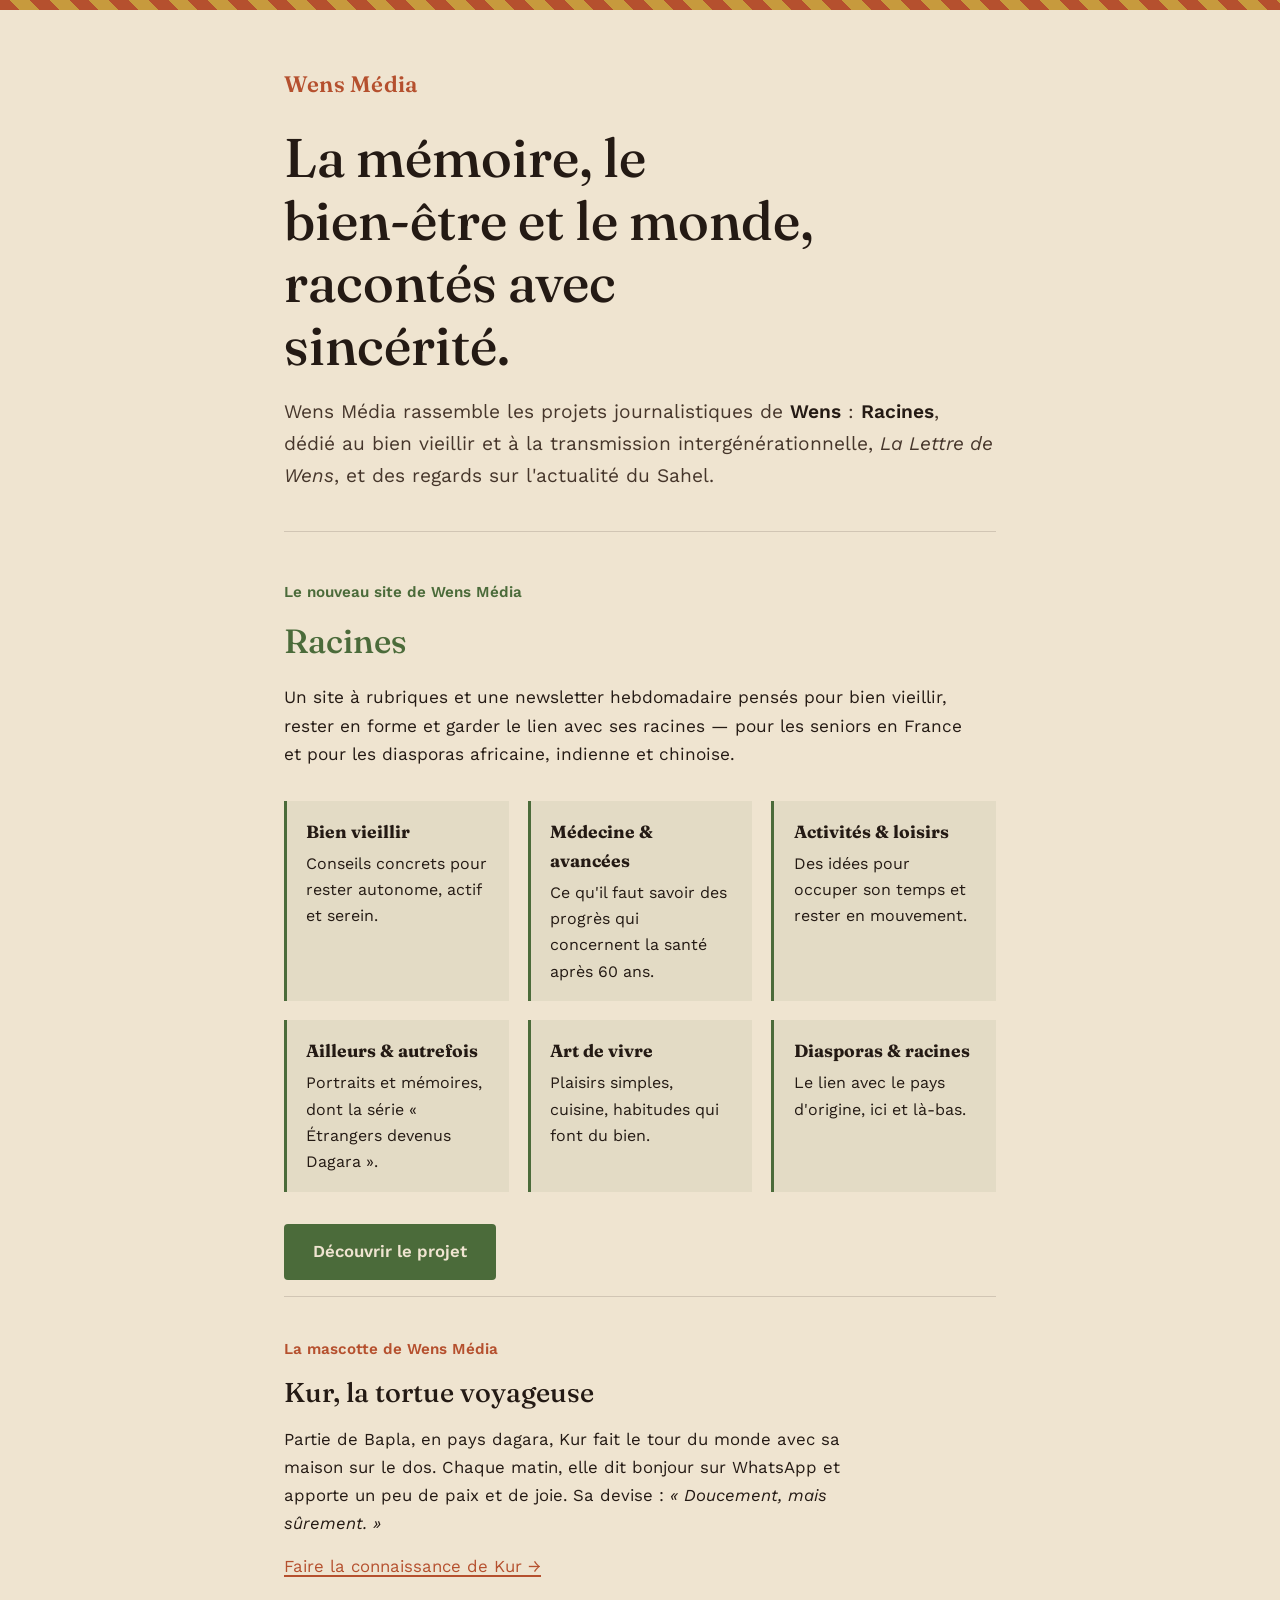
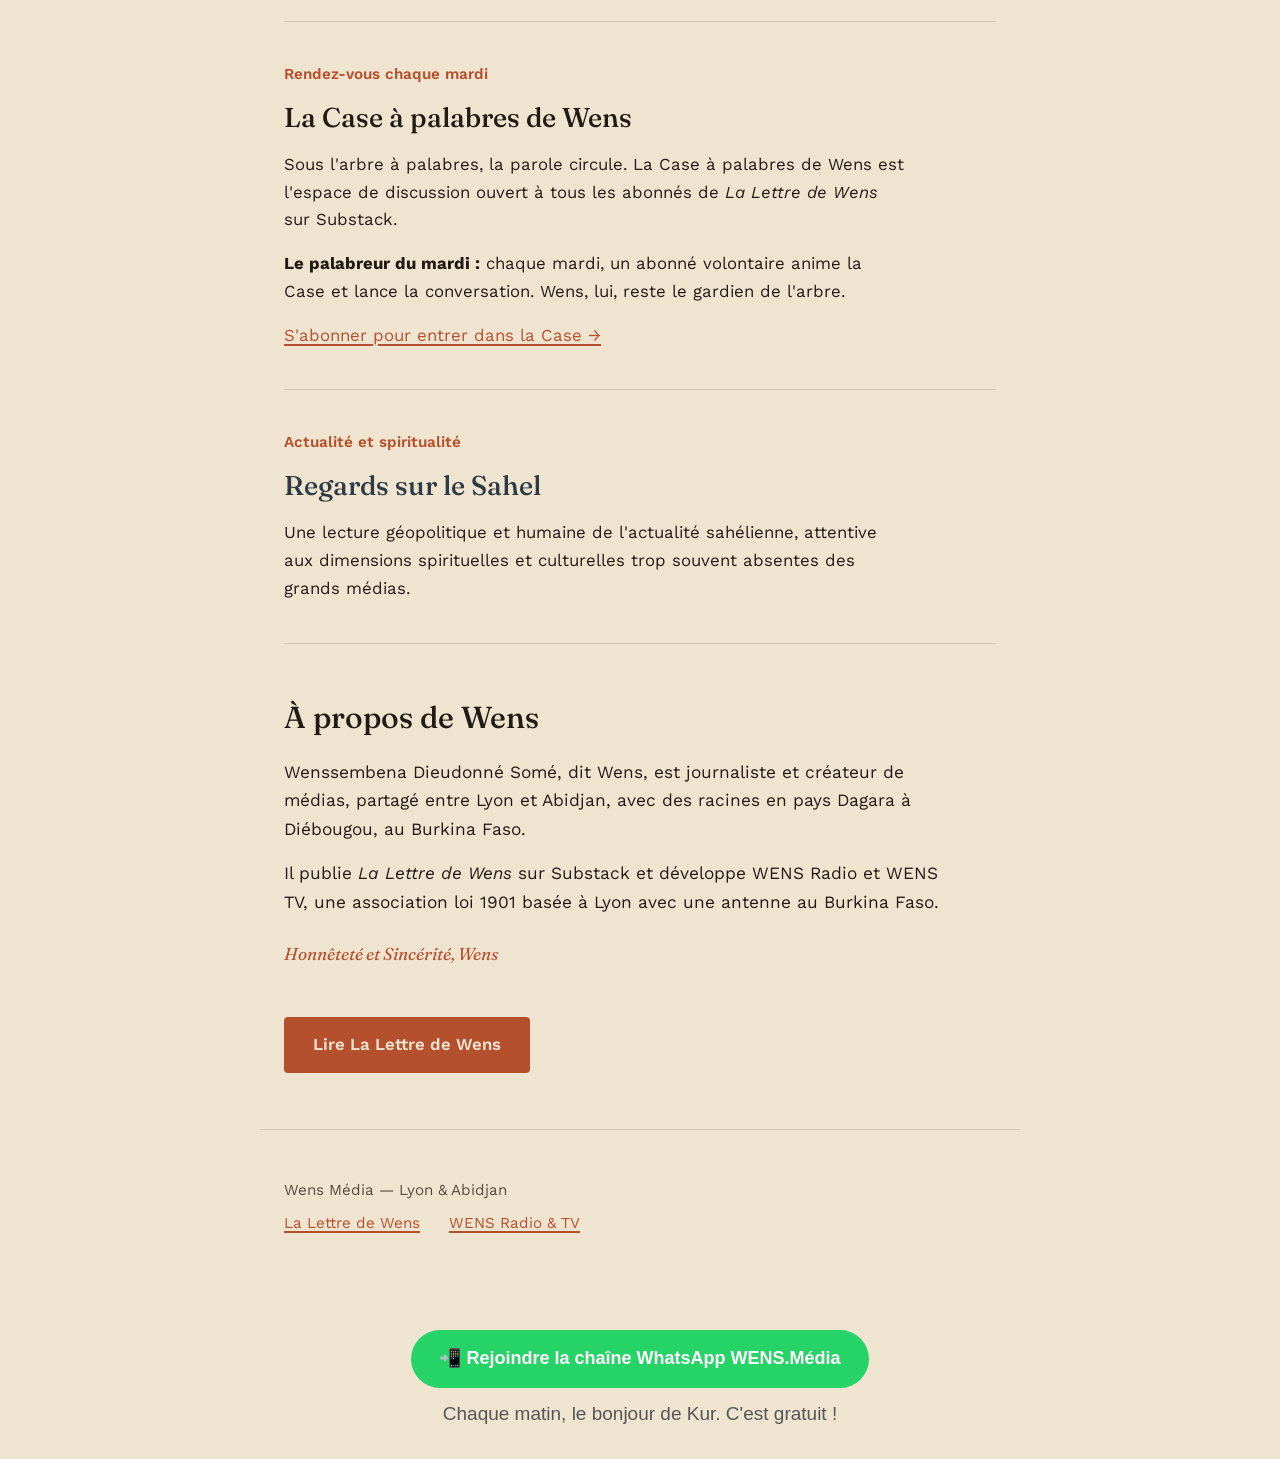
<file: index.html>
<!DOCTYPE html>
<html lang="fr">
<head>
<meta charset="UTF-8">
<meta name="viewport" content="width=device-width, initial-scale=1">
<title>Wens Média — Racines, mémoire et regards sur le monde</title>
<meta name="description" content="Wens Média réunit Racines — bien-être des aînés et transmission intergénérationnelle pour la diaspora africaine, indienne et chinoise — La Lettre de Wens et WENS Radio & TV.">

<!-- Polices -->
<link rel="preconnect" href="https://fonts.googleapis.com">
<link rel="preconnect" href="https://fonts.gstatic.com" crossorigin>
<link href="https://fonts.googleapis.com/css2?family=Fraunces:opsz,wght@9..144,400;9..144,500;9..144,600&family=Work+Sans:wght@400;500;600&display=swap" rel="stylesheet">

<!-- Balisage structuré pour les moteurs et les assistants IA -->
<script type="application/ld+json">
{
  "@context": "https://schema.org",
  "@graph": [
    {
      "@type": "Organization",
      "@id": "https://wensmedia.com/#organization",
      "name": "Wens Média",
      "url": "https://wensmedia.com/",
      "founder": { "@id": "https://wensmedia.com/#wens" },
      "description": "Média indépendant francophone qui réunit Racines (bien-être des aînés et transmission intergénérationnelle), La Lettre de Wens et WENS Radio & TV."
    },
    {
      "@type": "Person",
      "@id": "https://wensmedia.com/#wens",
      "name": "Wens (Wenssembena Dieudonné Somé)",
      "jobTitle": "Journaliste et créateur de médias",
      "description": "Journaliste basé entre Lyon et Abidjan, originaire du pays Dagara (Diébougou, Burkina Faso). Auteur de La Lettre de Wens sur Substack et fondateur de WENS Radio et WENS TV.",
      "sameAs": [
        "https://wens679655.substack.com",
        "https://wensradio.com"
      ]
    },
    {
      "@type": "WebSite",
      "@id": "https://wensmedia.com/#website",
      "url": "https://wensmedia.com/",
      "name": "Wens Média",
      "publisher": { "@id": "https://wensmedia.com/#organization" },
      "inLanguage": "fr"
    },
    {
      "@type": "FAQPage",
      "mainEntity": [
        {
          "@type": "Question",
          "name": "Qu'est-ce que Racines ?",
          "acceptedAnswer": {
            "@type": "Answer",
            "text": "Racines est le projet de Wens Média dédié au bien vieillir, à la santé et à la transmission intergénérationnelle, pensé pour les seniors en France et pour les diasporas africaine, indienne et chinoise. Il se décline en un site à rubriques et une newsletter hebdomadaire."
          }
        },
        {
          "@type": "Question",
          "name": "Qui est Wens ?",
          "acceptedAnswer": {
            "@type": "Answer",
            "text": "Wens, de son nom complet Wenssembena Dieudonné Somé, est un journaliste et créateur de médias basé entre Lyon et Abidjan, originaire du pays Dagara au Burkina Faso. Il publie La Lettre de Wens sur Substack et développe WENS Radio et WENS TV."
          }
        }
      ]
    }
  ]
}
</script>

<style>
  :root {
    --terre-cuite: #B5502E;
    --or-savane: #C79A3D;
    --encre: #241A14;
    --ivoire: #EFE4D0;
    --indigo-nuit: #2E3A46;
    --vert-feuille: #4B6B3A;
    --serif: 'Fraunces', Georgia, serif;
    --sans: 'Work Sans', -apple-system, sans-serif;
  }

  * { box-sizing: border-box; margin: 0; padding: 0; }
  html { scroll-behavior: smooth; }

  body {
    background: var(--ivoire);
    color: var(--encre);
    font-family: var(--sans);
    font-size: 19px;
    line-height: 1.65;
  }

  a { color: var(--terre-cuite); text-decoration-thickness: 1.5px; text-underline-offset: 3px; }
  a:hover { color: var(--indigo-nuit); }
  a:focus-visible, button:focus-visible { outline: 3px solid var(--indigo-nuit); outline-offset: 3px; }

  .motif-bande {
    height: 10px;
    background: repeating-linear-gradient(45deg, var(--terre-cuite) 0 14px, var(--or-savane) 14px 28px);
  }

  header { padding: 3.5rem 1.5rem 2.5rem; max-width: 760px; margin: 0 auto; }

  .marque { font-family: var(--serif); font-weight: 600; font-size: 1.4rem; color: var(--terre-cuite); letter-spacing: 0.01em; }

  h1 {
    font-family: var(--serif);
    font-weight: 500;
    font-size: clamp(2.1rem, 5vw, 3.4rem);
    line-height: 1.15;
    margin: 1.5rem 0 1.2rem;
    max-width: 16ch;
  }

  .intro { font-size: 1.2rem; max-width: 62ch; color: #46362B; }
  .intro strong { color: var(--encre); font-weight: 600; }

  main { max-width: 760px; margin: 0 auto; padding: 0 1.5rem; }

  /* --- Bloc Racines --- */
  section#racines { padding: 3rem 0 1rem; border-top: 1px solid rgba(36, 26, 20, 0.15); }

  section#racines .sous-titre {
    font-family: var(--sans);
    font-weight: 600;
    color: var(--vert-feuille);
    font-size: 0.95rem;
    margin-bottom: 0.5rem;
  }

  section#racines h2 {
    font-family: var(--serif);
    font-weight: 500;
    font-size: 2.1rem;
    color: var(--vert-feuille);
    margin-bottom: 0.9rem;
  }

  section#racines > p { max-width: 62ch; font-size: 1.08rem; margin-bottom: 2rem; }

  .rubriques {
    list-style: none;
    display: grid;
    grid-template-columns: repeat(auto-fit, minmax(220px, 1fr));
    gap: 1.2rem;
    margin-bottom: 2rem;
  }

  .rubriques li {
    background: rgba(75, 107, 58, 0.07);
    border-left: 3px solid var(--vert-feuille);
    padding: 1rem 1.2rem;
    font-size: 1rem;
  }

  .rubriques strong { display: block; font-family: var(--serif); font-size: 1.1rem; margin-bottom: 0.3rem; color: var(--encre); }

  .cta-racines {
    display: inline-block;
    padding: 0.9rem 1.8rem;
    background: var(--vert-feuille);
    color: var(--ivoire);
    font-family: var(--sans);
    font-weight: 600;
    font-size: 1.05rem;
    border-radius: 4px;
    text-decoration: none;
  }
  .cta-racines:hover { background: var(--indigo-nuit); color: var(--ivoire); }

  /* --- Autres projets --- */
  section.pilier { padding: 2.5rem 0; border-top: 1px solid rgba(36, 26, 20, 0.15); }

  section.pilier .sous-titre {
    font-family: var(--sans);
    font-weight: 600;
    color: var(--terre-cuite);
    font-size: 0.95rem;
    margin-bottom: 0.5rem;
  }

  section.pilier h2 { font-family: var(--serif); font-weight: 500; font-size: 1.7rem; margin-bottom: 0.7rem; }
  section.pilier p { max-width: 62ch; font-size: 1.05rem; }
  #sahel h2 { color: var(--indigo-nuit); }

  section#a-propos { padding: 3rem 0 3.5rem; border-top: 1px solid rgba(36, 26, 20, 0.15); }
  section#a-propos h2 { font-family: var(--serif); font-weight: 500; font-size: 1.9rem; margin-bottom: 1rem; }
  section#a-propos p { max-width: 62ch; font-size: 1.08rem; margin-bottom: 1rem; }

  .signature { font-family: var(--serif); font-style: italic; font-size: 1.15rem; margin-top: 1.5rem; color: var(--terre-cuite); }

  .cta-lettre {
    display: inline-block;
    margin-top: 2rem;
    padding: 0.9rem 1.8rem;
    background: var(--terre-cuite);
    color: var(--ivoire);
    font-family: var(--sans);
    font-weight: 600;
    font-size: 1.05rem;
    border-radius: 4px;
    text-decoration: none;
  }
  .cta-lettre:hover { background: var(--indigo-nuit); color: var(--ivoire); }

  footer {
    max-width: 760px;
    margin: 0 auto;
    padding: 3rem 1.5rem 4rem;
    border-top: 1px solid rgba(36, 26, 20, 0.15);
    font-size: 0.95rem;
    color: #5A4A3D;
  }
  footer a { display: inline-block; margin-right: 1.5rem; margin-top: 0.5rem; }

  @media (prefers-reduced-motion: reduce) { html { scroll-behavior: auto; } }
</style>
</head>
<body>

<div class="motif-bande" role="presentation"></div>

<header>
  <div class="marque">Wens Média</div>
  <h1>La mémoire, le bien-être et le monde, racontés avec sincérité.</h1>
  <p class="intro">
    Wens Média rassemble les projets journalistiques de <strong>Wens</strong> : <strong>Racines</strong>,
    dédié au bien vieillir et à la transmission intergénérationnelle, <em>La Lettre de Wens</em>,
    et des regards sur l'actualité du Sahel.
  </p>
</header>

<main>

  <section id="racines">
    <p class="sous-titre">Le nouveau site de Wens Média</p>
    <h2>Racines</h2>
    <p>
      Un site à rubriques et une newsletter hebdomadaire pensés pour bien vieillir, rester en forme et
      garder le lien avec ses racines — pour les seniors en France et pour les diasporas africaine,
      indienne et chinoise.
    </p>
    <ul class="rubriques">
      <li><a href="/racines/bien-vieillir/" style="text-decoration:none;color:inherit;"><strong>Bien vieillir</strong>Conseils concrets pour rester autonome, actif et serein.</a></li>
      <li><a href="/racines/medecine-avancees/" style="text-decoration:none;color:inherit;"><strong>Médecine &amp; avancées</strong>Ce qu'il faut savoir des progrès qui concernent la santé après 60 ans.</a></li>
      <li><a href="/racines/activites-loisirs/" style="text-decoration:none;color:inherit;"><strong>Activités &amp; loisirs</strong>Des idées pour occuper son temps et rester en mouvement.</a></li>
      <li><a href="/racines/ailleurs-autrefois/" style="text-decoration:none;color:inherit;"><strong>Ailleurs &amp; autrefois</strong>Portraits et mémoires, dont la série « Étrangers devenus Dagara ».</a></li>
      <li><a href="/racines/art-de-vivre/" style="text-decoration:none;color:inherit;"><strong>Art de vivre</strong>Plaisirs simples, cuisine, habitudes qui font du bien.</a></li>
      <li><a href="/racines/diasporas-racines/" style="text-decoration:none;color:inherit;"><strong>Diasporas &amp; racines</strong>Le lien avec le pays d'origine, ici et là-bas.</a></li>
    </ul>
    <a class="cta-racines" href="/racines/">Découvrir le projet</a>
  </section>

  <section class="pilier" id="kur">
    <p class="sous-titre">La mascotte de Wens Média</p>
    <h2>Kur, la tortue voyageuse</h2>
    <p>
      Partie de Bapla, en pays dagara, Kur fait le tour du monde avec sa maison sur le dos.
      Chaque matin, elle dit bonjour sur WhatsApp et apporte un peu de paix et de joie.
      Sa devise : <em>« Doucement, mais sûrement. »</em>
    </p>
    <p style="margin-top:1rem;"><a href="/kur/">Faire la connaissance de Kur →</a></p>
  </section>

  <section class="pilier" id="case-a-palabres">
    <p class="sous-titre">Rendez-vous chaque mardi</p>
    <h2>La Case à palabres de Wens</h2>
    <p>
      Sous l'arbre à palabres, la parole circule. La Case à palabres de Wens est l'espace de discussion
      ouvert à tous les abonnés de <em>La Lettre de Wens</em> sur Substack.
    </p>
    <p style="margin-top:1rem;">
      <strong>Le palabreur du mardi :</strong> chaque mardi, un abonné volontaire anime la Case et
      lance la conversation. Wens, lui, reste le gardien de l'arbre.
    </p>
    <p style="margin-top:1rem;"><a href="https://wens679655.substack.com" rel="noopener">S'abonner pour entrer dans la Case →</a></p>
  </section>

  <section class="pilier" id="sahel">
    <p class="sous-titre">Actualité et spiritualité</p>
    <h2>Regards sur le Sahel</h2>
    <p>
      Une lecture géopolitique et humaine de l'actualité sahélienne, attentive aux dimensions
      spirituelles et culturelles trop souvent absentes des grands médias.
    </p>
  </section>

  <section id="a-propos">
    <h2>À propos de Wens</h2>
    <p>
      Wenssembena Dieudonné Somé, dit Wens, est journaliste et créateur de médias, partagé entre
      Lyon et Abidjan, avec des racines en pays Dagara à Diébougou, au Burkina Faso.
    </p>
    <p>
      Il publie <em>La Lettre de Wens</em> sur Substack et développe WENS Radio et WENS TV, une
      association loi 1901 basée à Lyon avec une antenne au Burkina Faso.
    </p>
    <p class="signature">Honnêteté et Sincérité, Wens</p>
    <a class="cta-lettre" href="https://wens679655.substack.com" rel="noopener">Lire La Lettre de Wens</a>
  </section>

</main>

<footer>
  <p>Wens Média — Lyon &amp; Abidjan</p>
  <nav aria-label="Liens">
    <a href="https://wens679655.substack.com" rel="noopener">La Lettre de Wens</a>
    <a href="https://wensradio.com" rel="noopener">WENS Radio &amp; TV</a>
  </nav>
</footer>
  <div style="text-align:center;margin:30px 16px;">
  <a href="https://whatsapp.com/channel/0029Vb8cpoMCHDyhJcd5PS3t"
     target="_blank"
     style="display:inline-block;background:#25D366;color:#fff;
            padding:14px 28px;border-radius:30px;font-size:18px;
            font-weight:bold;text-decoration:none;font-family:sans-serif;">
    📲 Rejoindre la chaîne WhatsApp WENS.Média
  </a>
  <p style="font-family:sans-serif;color:#555;margin-top:10px;">
    Chaque matin, le bonjour de Kur. C'est gratuit !
  </p>
</div>

</body>
</html>
</file>
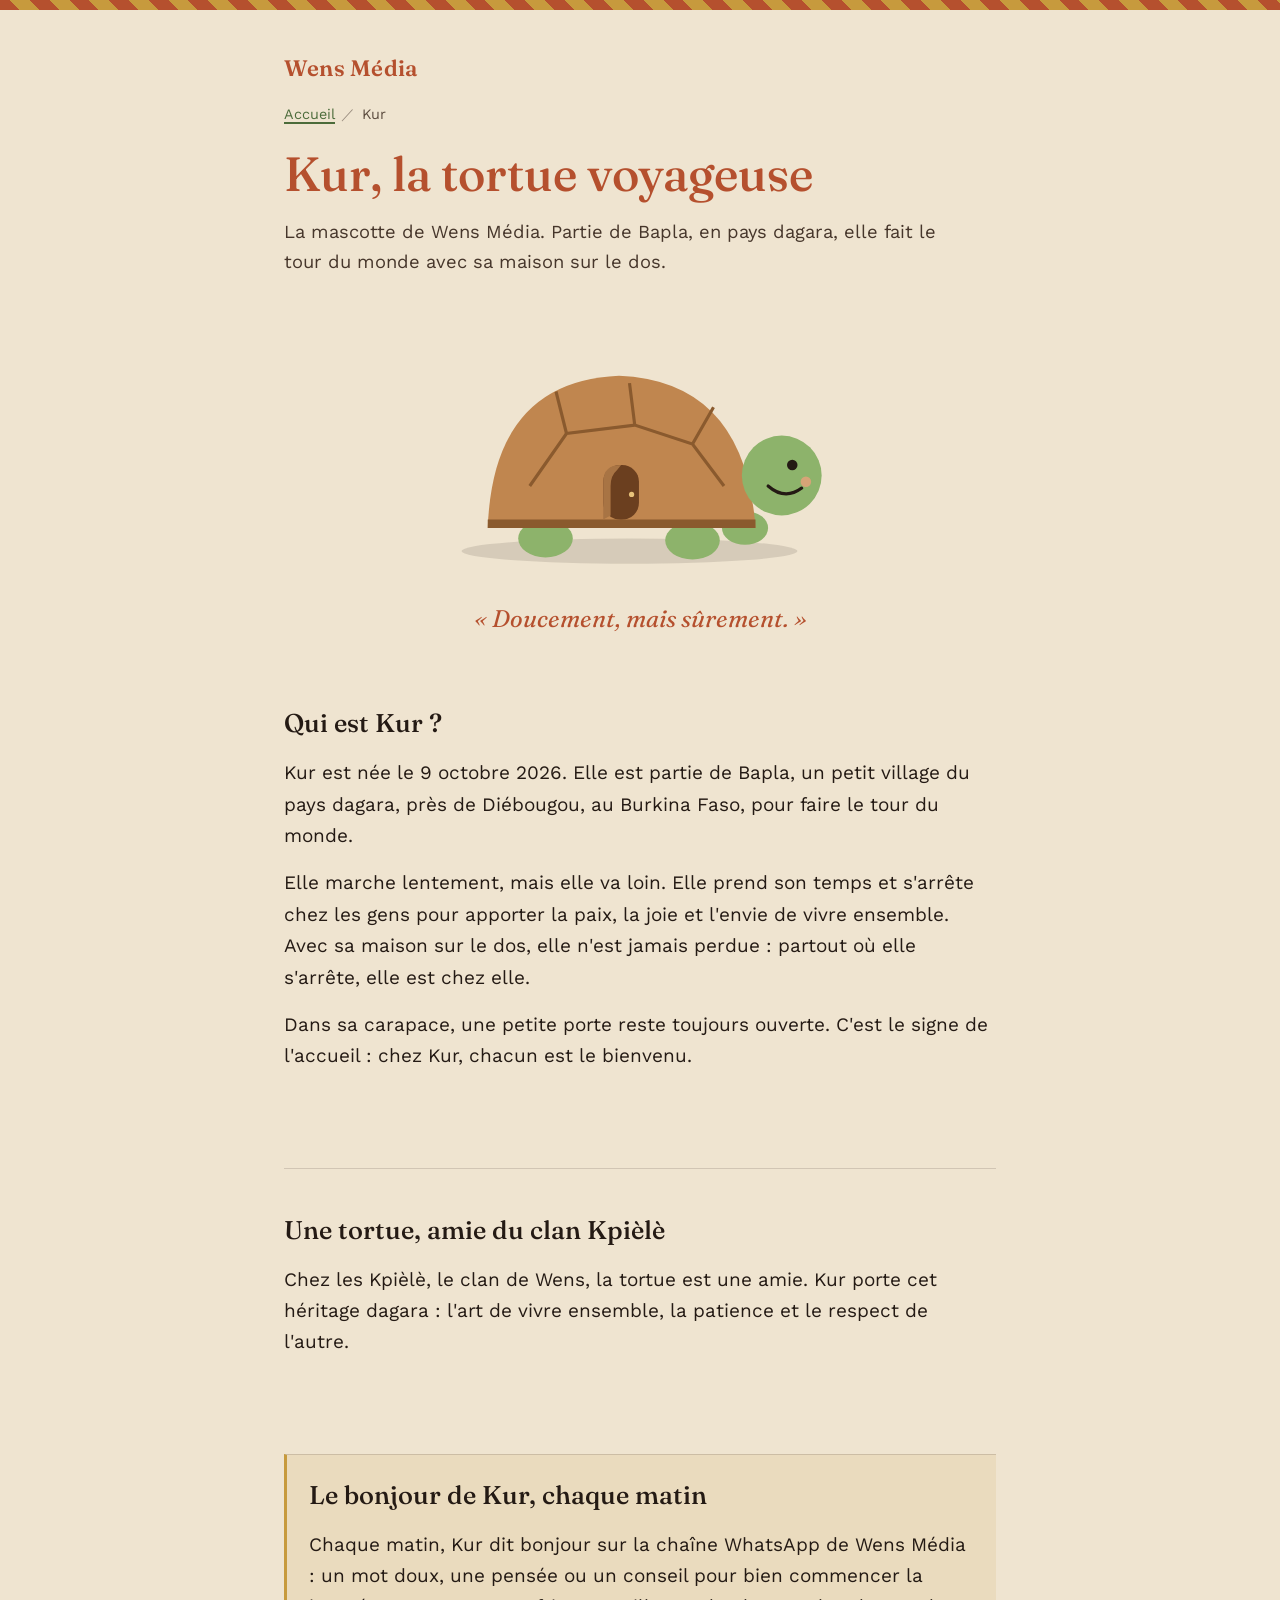
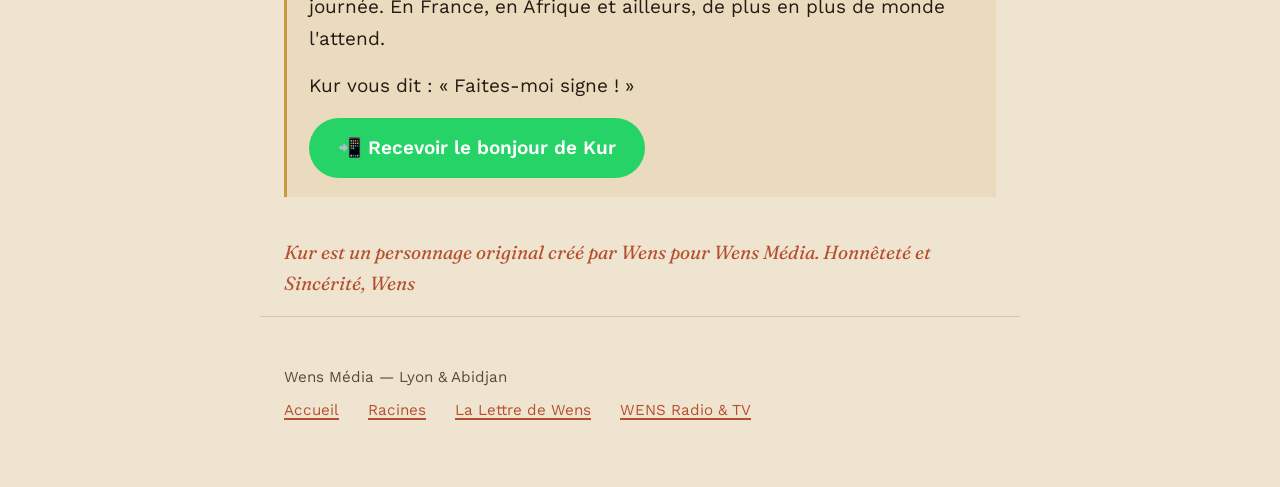
<file: kur/index.html>
<!DOCTYPE html>
<html lang="fr">
<head>
<meta charset="UTF-8">
<meta name="viewport" content="width=device-width, initial-scale=1">
<title>Kur, la tortue voyageuse — Wens Média</title>
<meta name="description" content="Kur, la tortue voyageuse de Wens Média, partie de Bapla en pays dagara pour faire le tour du monde. Sa devise : doucement, mais sûrement. Chaque matin, son bonjour sur WhatsApp.">
<link rel="stylesheet" href="/assets/css/racines.css">
<link rel="preconnect" href="https://fonts.googleapis.com">
<link rel="preconnect" href="https://fonts.gstatic.com" crossorigin>
<link href="https://fonts.googleapis.com/css2?family=Fraunces:opsz,wght@9..144,400;9..144,500;9..144,600&family=Work+Sans:wght@400;500;600&display=swap" rel="stylesheet">
<style>
  h1 { color: var(--terre-cuite); }
  .kur-dessin { display: block; width: 100%; max-width: 420px; margin: 1rem auto 0.5rem; }
  .devise { text-align: center; font-family: var(--serif); font-style: italic; font-size: 1.5rem; color: var(--terre-cuite); margin-bottom: 2rem; }
  main section { margin-bottom: 2.5rem; }
  main h2 { font-family: var(--serif); font-weight: 500; font-size: 1.6rem; margin-bottom: 0.8rem; }
  main p { max-width: 62ch; margin-bottom: 1rem; }
  .bouton-whatsapp { display: inline-block; background: #25D366; color: #fff; padding: 0.9rem 1.8rem; border-radius: 30px; font-weight: 600; text-decoration: none; }
  .bouton-whatsapp:hover { background: #1DA851; color: #fff; }
  .encadre { background: rgba(199, 154, 61, 0.12); border-left: 3px solid var(--or-savane); padding: 1.2rem 1.4rem; }
</style>
</head>
<body>

<div class="motif-bande" role="presentation"></div>

<header>
  <div class="marque"><a href="/">Wens Média</a></div>
  <p class="fil-ariane"><a href="/">Accueil</a><span>／</span>Kur</p>
  <h1>Kur, la tortue voyageuse</h1>
  <p class="intro">La mascotte de Wens Média. Partie de Bapla, en pays dagara, elle fait le tour du monde avec sa maison sur le dos.</p>
</header>

<main>
  <svg class="kur-dessin" viewBox="0 0 400 260" role="img" aria-label="Kur, une tortue à la carapace brun-orangé avec une petite porte en bois entrouverte, la tête et les pattes vertes">
    <ellipse cx="190" cy="222" rx="160" ry="12" fill="#241A14" opacity="0.12"/>
    <ellipse cx="110" cy="210" rx="26" ry="18" fill="#8DB36B"/>
    <ellipse cx="250" cy="212" rx="26" ry="18" fill="#8DB36B"/>
    <ellipse cx="300" cy="200" rx="22" ry="16" fill="#8DB36B"/>
    <path d="M55 200 Q60 60 180 55 Q300 60 310 200 Z" fill="#C0864F"/>
    <path d="M55 200 L310 200 L310 192 L55 192 Z" fill="#8A5A2E"/>
    <path d="M95 160 L130 110 L195 102 L250 120 L280 160" fill="none" stroke="#8A5A2E" stroke-width="3"/>
    <path d="M130 110 L120 70 M195 102 L190 62 M250 120 L270 85" fill="none" stroke="#8A5A2E" stroke-width="3"/>
    <rect x="165" y="140" width="34" height="52" rx="16" fill="#6B3F1F"/>
    <path d="M165 192 L165 156 Q165 140 182 140 L178 145 Q172 150 172 160 L172 188 Z" fill="#A87444"/>
    <circle cx="192" cy="168" r="2.5" fill="#E7C27A"/>
    <circle cx="335" cy="150" r="38" fill="#8DB36B"/>
    <circle cx="345" cy="140" r="5" fill="#241A14"/>
    <circle cx="358" cy="156" r="5" fill="#E9A07A" opacity="0.8"/>
    <path d="M322 160 Q338 174 354 162" fill="none" stroke="#241A14" stroke-width="3" stroke-linecap="round"/>
  </svg>
  <p class="devise">« Doucement, mais sûrement. »</p>

  <section>
    <h2>Qui est Kur ?</h2>
    <p>Kur est née le 9 octobre 2026. Elle est partie de Bapla, un petit village du pays dagara, près de Diébougou, au Burkina Faso, pour faire le tour du monde.</p>
    <p>Elle marche lentement, mais elle va loin. Elle prend son temps et s'arrête chez les gens pour apporter la paix, la joie et l'envie de vivre ensemble. Avec sa maison sur le dos, elle n'est jamais perdue : partout où elle s'arrête, elle est chez elle.</p>
    <p>Dans sa carapace, une petite porte reste toujours ouverte. C'est le signe de l'accueil : chez Kur, chacun est le bienvenu.</p>
  </section>

  <section>
    <h2>Une tortue, amie du clan Kpièlè</h2>
    <p>Chez les Kpièlè, le clan de Wens, la tortue est une amie. Kur porte cet héritage dagara : l'art de vivre ensemble, la patience et le respect de l'autre.</p>
  </section>

  <section class="encadre">
    <h2>Le bonjour de Kur, chaque matin</h2>
    <p>Chaque matin, Kur dit bonjour sur la chaîne WhatsApp de Wens Média : un mot doux, une pensée ou un conseil pour bien commencer la journée. En France, en Afrique et ailleurs, de plus en plus de monde l'attend.</p>
    <p>Kur vous dit : « Faites-moi signe ! »</p>
    <a class="bouton-whatsapp" href="https://whatsapp.com/channel/0029Vb8cpoMCHDyhJcd5PS3t" target="_blank" rel="noopener">📲 Recevoir le bonjour de Kur</a>
  </section>

  <p class="signature" style="font-family: var(--serif); font-style: italic; color: var(--terre-cuite);">Kur est un personnage original créé par Wens pour Wens Média. Honnêteté et Sincérité, Wens</p>
</main>

<footer>
  <p>Wens Média — Lyon &amp; Abidjan</p>
  <nav aria-label="Liens">
    <a href="/">Accueil</a>
    <a href="/racines/">Racines</a>
    <a href="https://wens679655.substack.com" rel="noopener">La Lettre de Wens</a>
    <a href="https://wensradio.com" rel="noopener">WENS Radio &amp; TV</a>
  </nav>
</footer>

</body>
</html>
</file>
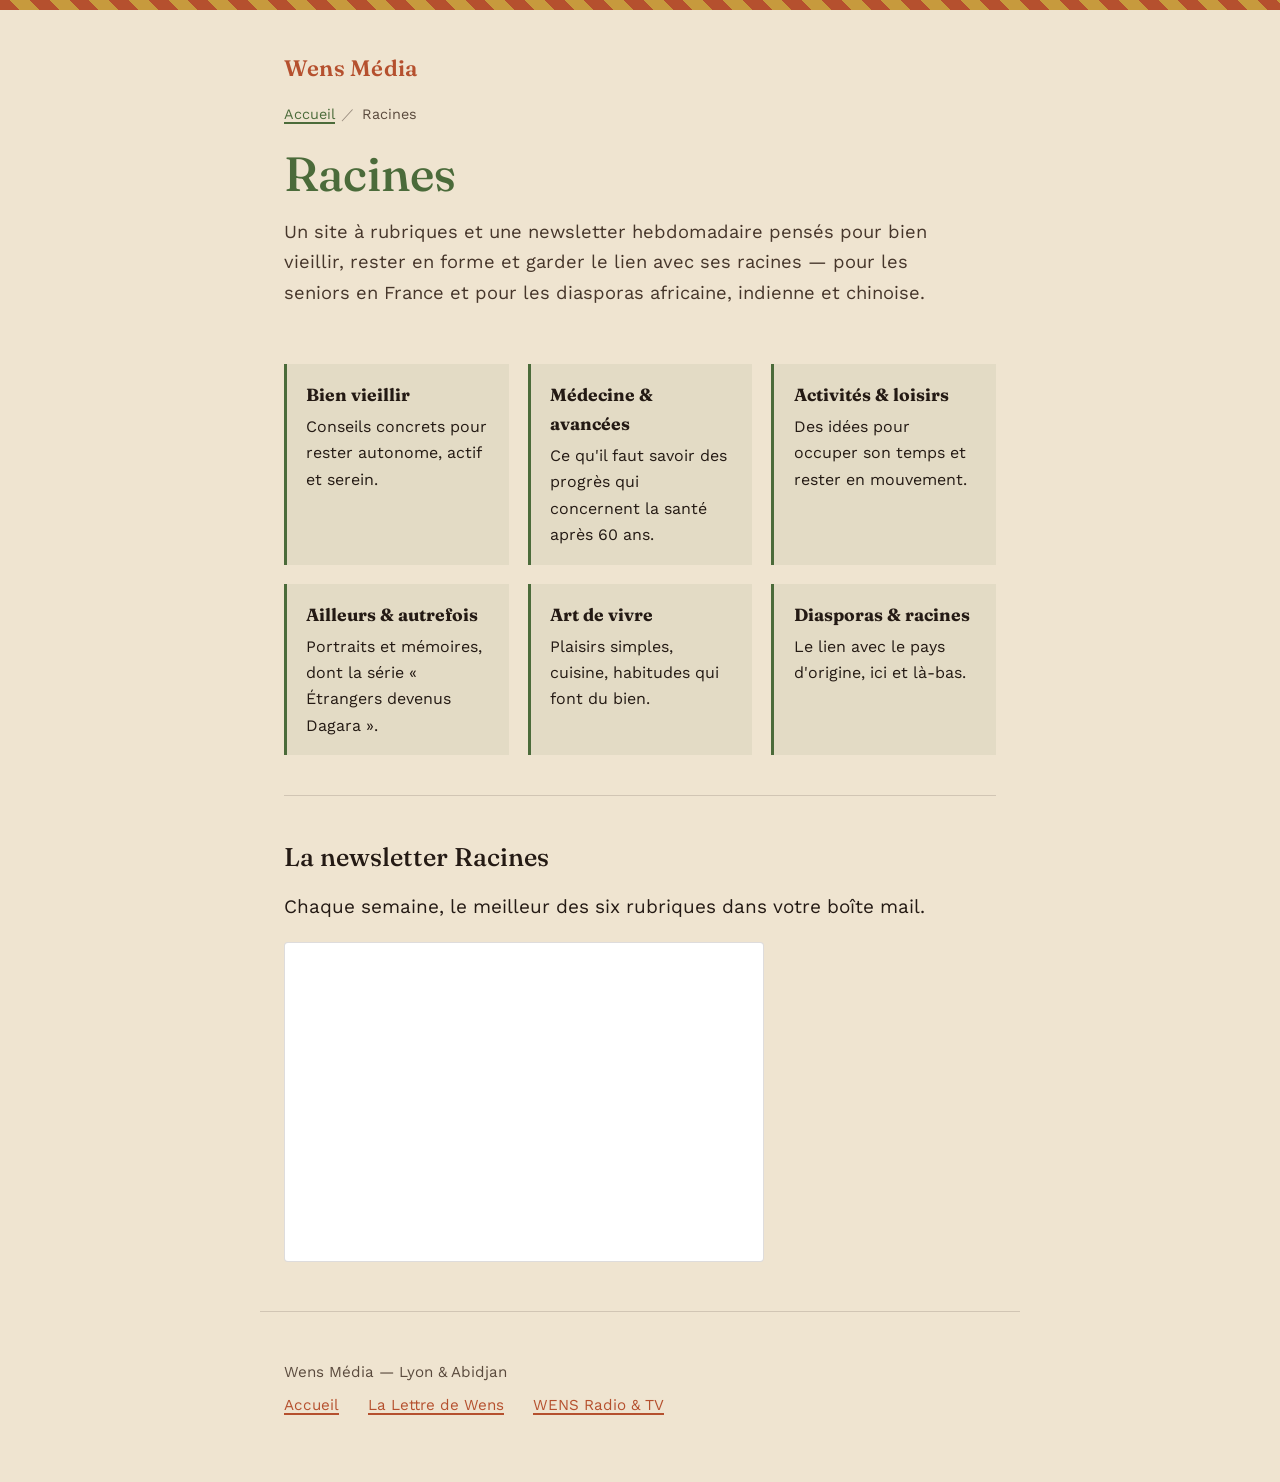
<file: racines/index.html>
<!DOCTYPE html>
<html lang="fr">
<head>
<meta charset="UTF-8">
<meta name="viewport" content="width=device-width, initial-scale=1">
<title>Racines — Bien vieillir et transmission | Wens Média</title>
<meta name="description" content="Racines : un site à rubriques et une newsletter hebdomadaire pour bien vieillir, rester en forme et garder le lien avec ses racines, pour les seniors en France et les diasporas africaine, indienne et chinoise.">
<link rel="stylesheet" href="/assets/css/racines.css">
<link rel="preconnect" href="https://fonts.googleapis.com">
<link rel="preconnect" href="https://fonts.gstatic.com" crossorigin>
<link href="https://fonts.googleapis.com/css2?family=Fraunces:opsz,wght@9..144,400;9..144,500;9..144,600&family=Work+Sans:wght@400;500;600&display=swap" rel="stylesheet">
</head>
<body>

<div class="motif-bande" role="presentation"></div>

<header>
  <div class="marque"><a href="/">Wens Média</a></div>
  <p class="fil-ariane"><a href="/">Accueil</a><span>／</span>Racines</p>
  <h1>Racines</h1>
  <p class="intro">
    Un site à rubriques et une newsletter hebdomadaire pensés pour bien vieillir, rester en forme et
    garder le lien avec ses racines — pour les seniors en France et pour les diasporas africaine,
    indienne et chinoise.
  </p>
</header>

<main>
  <section>
    <ul class="rubriques">
      <li><a href="/racines/bien-vieillir/"><strong>Bien vieillir</strong>Conseils concrets pour rester autonome, actif et serein.</a></li>
      <li><a href="/racines/medecine-avancees/"><strong>Médecine &amp; avancées</strong>Ce qu'il faut savoir des progrès qui concernent la santé après 60 ans.</a></li>
      <li><a href="/racines/activites-loisirs/"><strong>Activités &amp; loisirs</strong>Des idées pour occuper son temps et rester en mouvement.</a></li>
      <li><a href="/racines/ailleurs-autrefois/"><strong>Ailleurs &amp; autrefois</strong>Portraits et mémoires, dont la série « Étrangers devenus Dagara ».</a></li>
      <li><a href="/racines/art-de-vivre/"><strong>Art de vivre</strong>Plaisirs simples, cuisine, habitudes qui font du bien.</a></li>
      <li><a href="/racines/diasporas-racines/"><strong>Diasporas &amp; racines</strong>Le lien avec le pays d'origine, ici et là-bas.</a></li>
    </ul>
  </section>

  <section>
    <h2 style="font-family: var(--serif); font-weight: 500; font-size: 1.6rem; margin-bottom: 0.8rem;">La newsletter Racines</h2>
    <p style="max-width: 62ch; margin-bottom: 1.2rem;">Chaque semaine, le meilleur des six rubriques dans votre boîte mail.</p>
    <iframe class="embed-lettre" src="https://wens679655.substack.com/embed" height="320" frameborder="0" scrolling="no" loading="lazy" title="S'abonner à la newsletter"></iframe>
  </section>
</main>

<footer>
  <p>Wens Média — Lyon &amp; Abidjan</p>
  <nav aria-label="Liens">
    <a href="/">Accueil</a>
    <a href="https://wens679655.substack.com" rel="noopener">La Lettre de Wens</a>
    <a href="https://wensradio.com" rel="noopener">WENS Radio &amp; TV</a>
  </nav>
</footer>

</body>
</html>
</file>
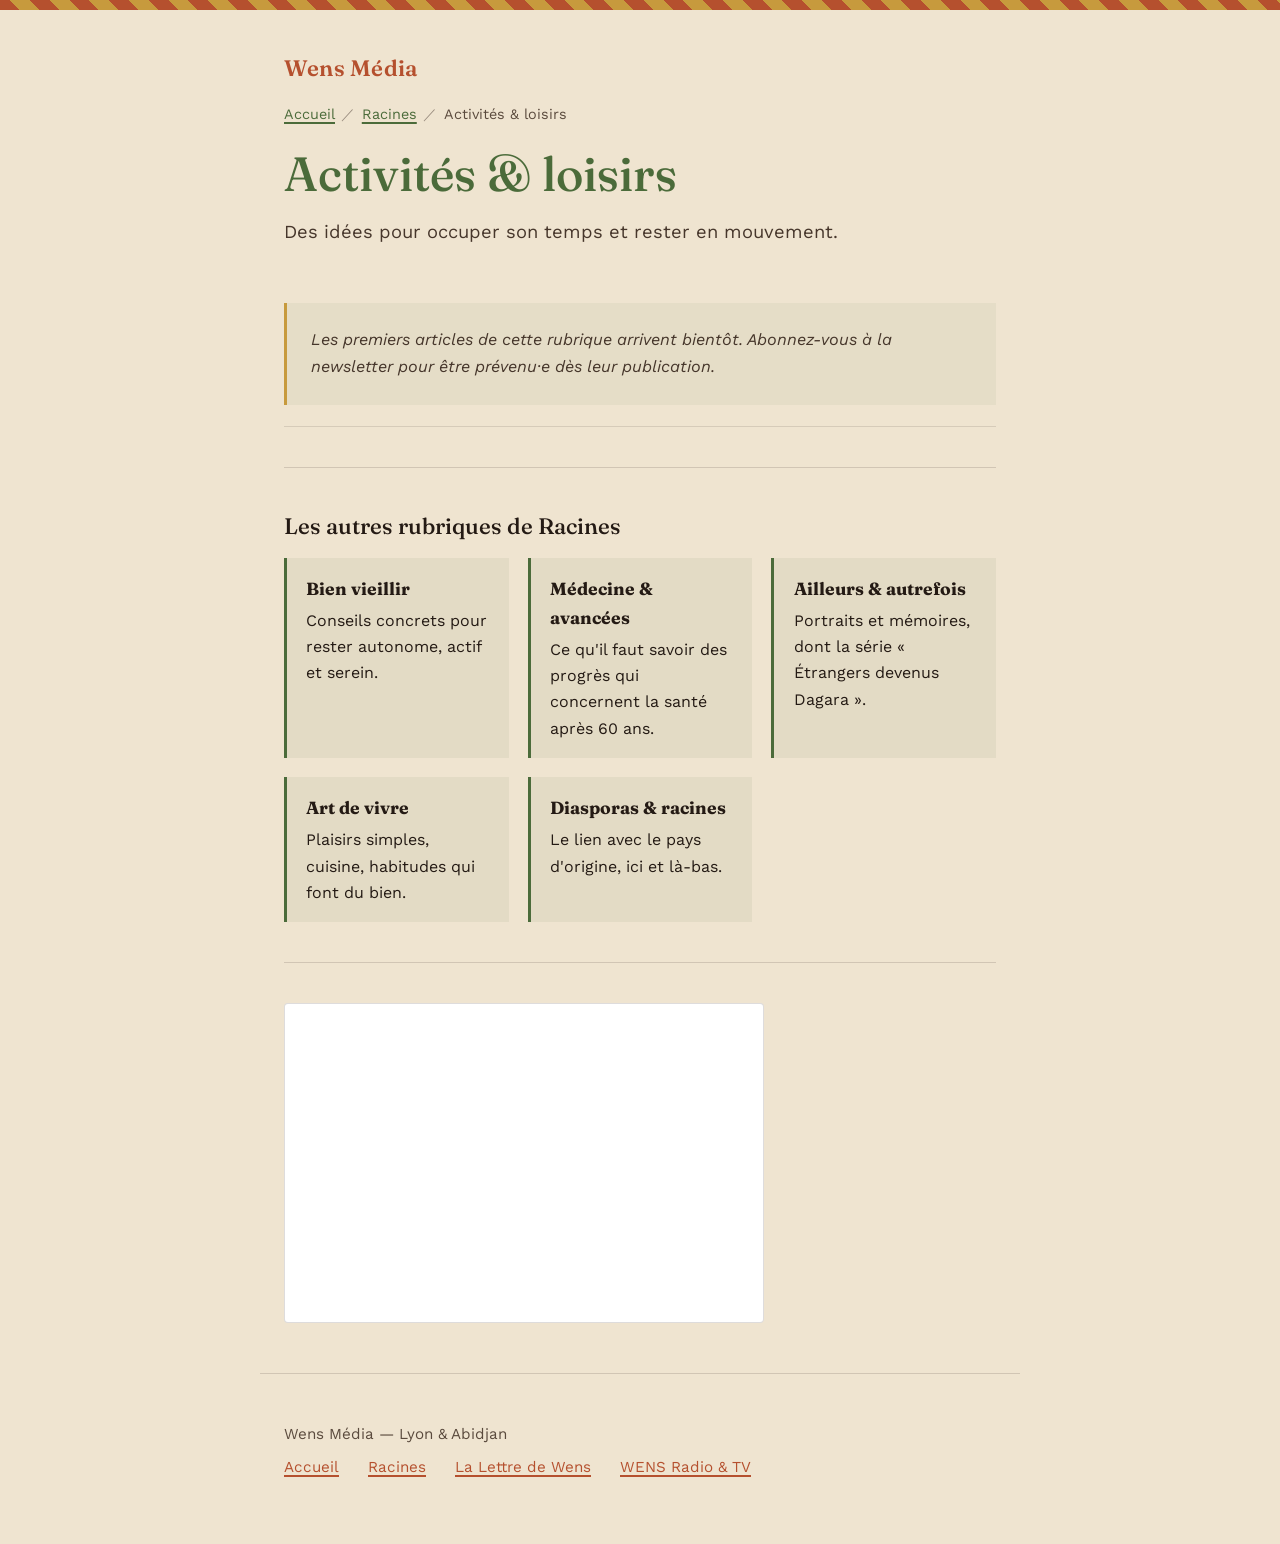
<file: racines/activites-loisirs/index.html>
<!DOCTYPE html>
<html lang="fr">
<head>
<meta charset="UTF-8">
<meta name="viewport" content="width=device-width, initial-scale=1">
<title>Activités & loisirs — Racines | Wens Média</title>
<meta name="description" content="Activités et loisirs : des idées pour occuper son temps et rester en mouvement, sur Racines (Wens Média).">
<link rel="stylesheet" href="/assets/css/racines.css">
<link rel="preconnect" href="https://fonts.googleapis.com">
<link rel="preconnect" href="https://fonts.gstatic.com" crossorigin>
<link href="https://fonts.googleapis.com/css2?family=Fraunces:opsz,wght@9..144,400;9..144,500;9..144,600&family=Work+Sans:wght@400;500;600&display=swap" rel="stylesheet">
</head>
<body>

<div class="motif-bande" role="presentation"></div>

<header>
  <div class="marque"><a href="/">Wens Média</a></div>
  <p class="fil-ariane"><a href="/">Accueil</a><span>／</span><a href="/racines/">Racines</a><span>／</span>Activités & loisirs</p>
  <h1>Activités &amp; loisirs</h1>
  <p class="intro">Des idées pour occuper son temps et rester en mouvement.</p>
</header>

<main>
  <section>
    <ul class="articles">
      <li>
        <p class="a-venir">Les premiers articles de cette rubrique arrivent bientôt. Abonnez-vous à la newsletter pour être prévenu·e dès leur publication.</p>
      </li>
    </ul>
  </section>

  <section>
    <h2 style="font-family: var(--serif); font-weight: 500; font-size: 1.4rem; margin-bottom: 0.8rem;">Les autres rubriques de Racines</h2>
    <ul class="rubriques">
      <li><a href="/racines/bien-vieillir/"><strong>Bien vieillir</strong>Conseils concrets pour rester autonome, actif et serein.</a></li>
      <li><a href="/racines/medecine-avancees/"><strong>Médecine &amp; avancées</strong>Ce qu'il faut savoir des progrès qui concernent la santé après 60 ans.</a></li>
      <li><a href="/racines/ailleurs-autrefois/"><strong>Ailleurs &amp; autrefois</strong>Portraits et mémoires, dont la série « Étrangers devenus Dagara ».</a></li>
      <li><a href="/racines/art-de-vivre/"><strong>Art de vivre</strong>Plaisirs simples, cuisine, habitudes qui font du bien.</a></li>
      <li><a href="/racines/diasporas-racines/"><strong>Diasporas &amp; racines</strong>Le lien avec le pays d'origine, ici et là-bas.</a></li>
    </ul>
  </section>

  <section>
    <iframe class="embed-lettre" src="https://wens679655.substack.com/embed" height="320" frameborder="0" scrolling="no" loading="lazy" title="S'abonner à la newsletter"></iframe>
  </section>
</main>

<footer>
  <p>Wens Média — Lyon &amp; Abidjan</p>
  <nav aria-label="Liens">
    <a href="/">Accueil</a>
    <a href="/racines/">Racines</a>
    <a href="https://wens679655.substack.com" rel="noopener">La Lettre de Wens</a>
    <a href="https://wensradio.com" rel="noopener">WENS Radio &amp; TV</a>
  </nav>
</footer>

</body>
</html>
</file>
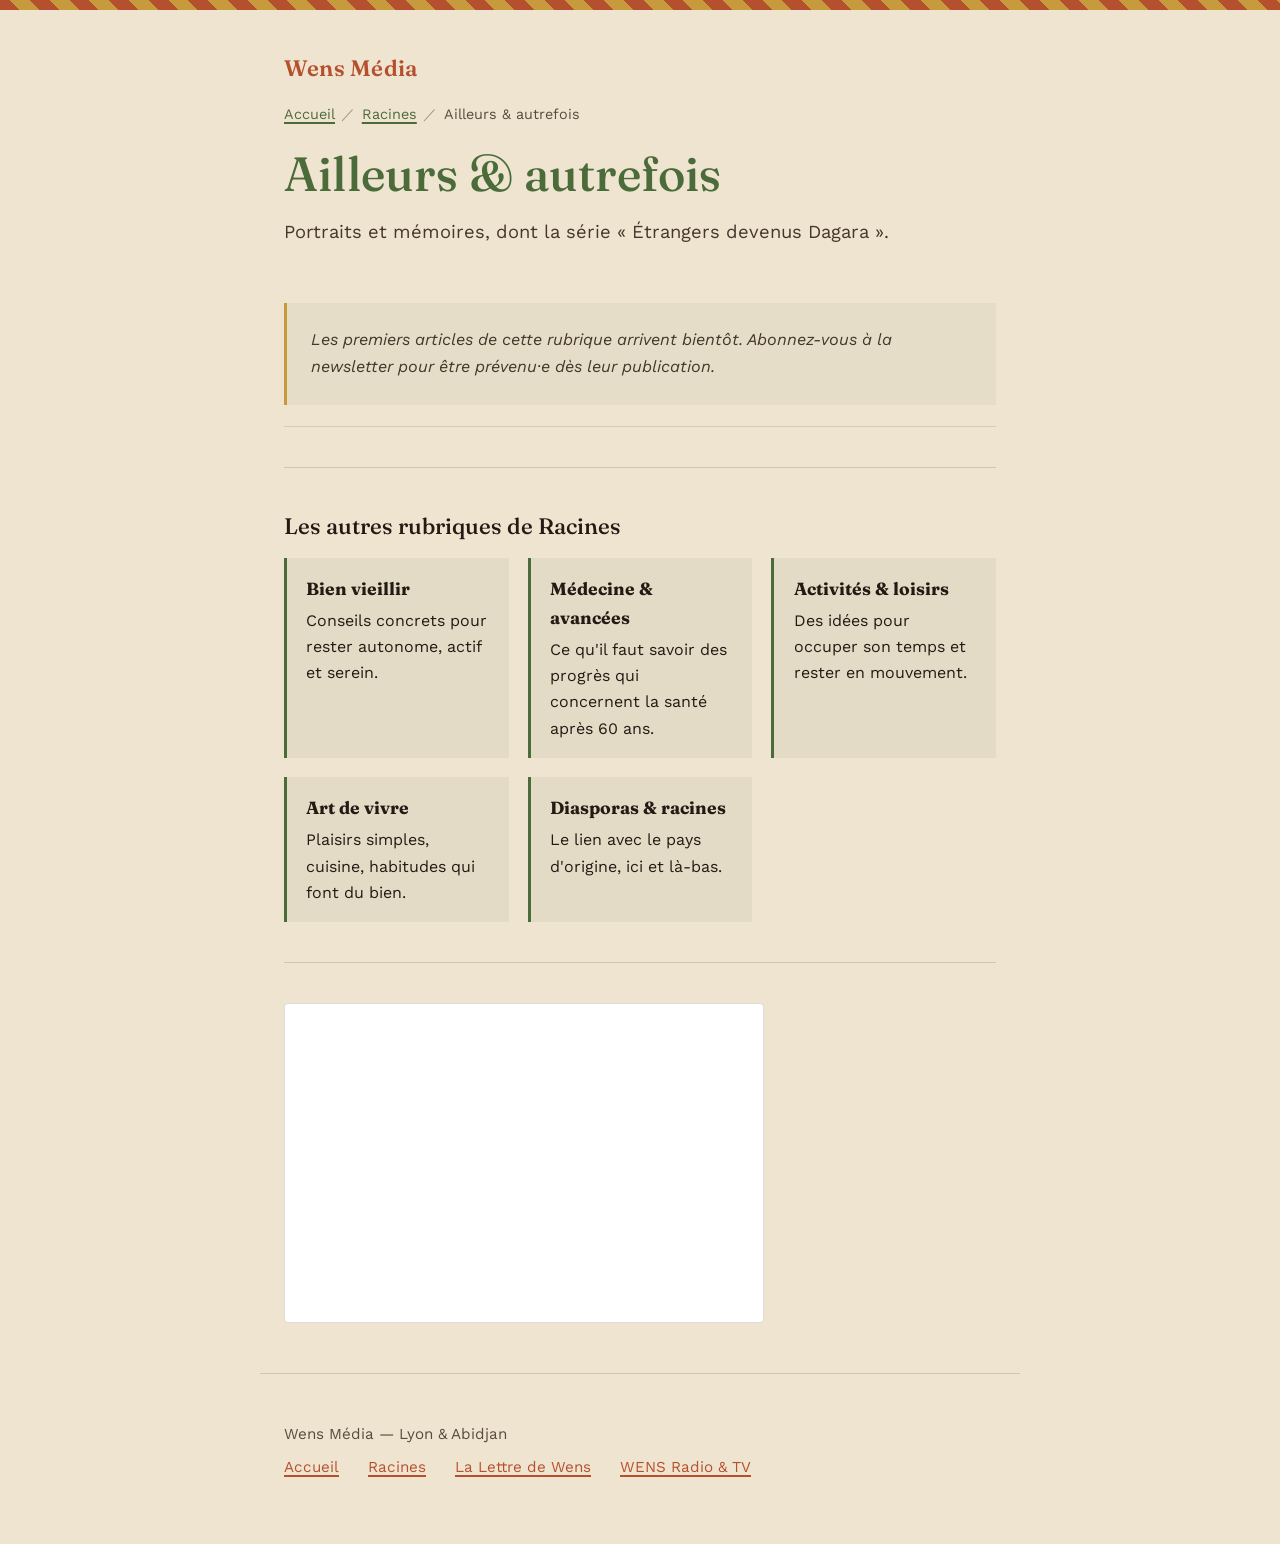
<file: racines/ailleurs-autrefois/index.html>
<!DOCTYPE html>
<html lang="fr">
<head>
<meta charset="UTF-8">
<meta name="viewport" content="width=device-width, initial-scale=1">
<title>Ailleurs & autrefois — Racines | Wens Média</title>
<meta name="description" content="Ailleurs et autrefois : portraits et mémoires, dont la série Étrangers devenus Dagara, sur Racines (Wens Média).">
<link rel="stylesheet" href="/assets/css/racines.css">
<link rel="preconnect" href="https://fonts.googleapis.com">
<link rel="preconnect" href="https://fonts.gstatic.com" crossorigin>
<link href="https://fonts.googleapis.com/css2?family=Fraunces:opsz,wght@9..144,400;9..144,500;9..144,600&family=Work+Sans:wght@400;500;600&display=swap" rel="stylesheet">
</head>
<body>

<div class="motif-bande" role="presentation"></div>

<header>
  <div class="marque"><a href="/">Wens Média</a></div>
  <p class="fil-ariane"><a href="/">Accueil</a><span>／</span><a href="/racines/">Racines</a><span>／</span>Ailleurs & autrefois</p>
  <h1>Ailleurs &amp; autrefois</h1>
  <p class="intro">Portraits et mémoires, dont la série « Étrangers devenus Dagara ».</p>
</header>

<main>
  <section>
    <ul class="articles">
      <li>
        <p class="a-venir">Les premiers articles de cette rubrique arrivent bientôt. Abonnez-vous à la newsletter pour être prévenu·e dès leur publication.</p>
      </li>
    </ul>
  </section>

  <section>
    <h2 style="font-family: var(--serif); font-weight: 500; font-size: 1.4rem; margin-bottom: 0.8rem;">Les autres rubriques de Racines</h2>
    <ul class="rubriques">
      <li><a href="/racines/bien-vieillir/"><strong>Bien vieillir</strong>Conseils concrets pour rester autonome, actif et serein.</a></li>
      <li><a href="/racines/medecine-avancees/"><strong>Médecine &amp; avancées</strong>Ce qu'il faut savoir des progrès qui concernent la santé après 60 ans.</a></li>
      <li><a href="/racines/activites-loisirs/"><strong>Activités &amp; loisirs</strong>Des idées pour occuper son temps et rester en mouvement.</a></li>
      <li><a href="/racines/art-de-vivre/"><strong>Art de vivre</strong>Plaisirs simples, cuisine, habitudes qui font du bien.</a></li>
      <li><a href="/racines/diasporas-racines/"><strong>Diasporas &amp; racines</strong>Le lien avec le pays d'origine, ici et là-bas.</a></li>
    </ul>
  </section>

  <section>
    <iframe class="embed-lettre" src="https://wens679655.substack.com/embed" height="320" frameborder="0" scrolling="no" loading="lazy" title="S'abonner à la newsletter"></iframe>
  </section>
</main>

<footer>
  <p>Wens Média — Lyon &amp; Abidjan</p>
  <nav aria-label="Liens">
    <a href="/">Accueil</a>
    <a href="/racines/">Racines</a>
    <a href="https://wens679655.substack.com" rel="noopener">La Lettre de Wens</a>
    <a href="https://wensradio.com" rel="noopener">WENS Radio &amp; TV</a>
  </nav>
</footer>

</body>
</html>
</file>
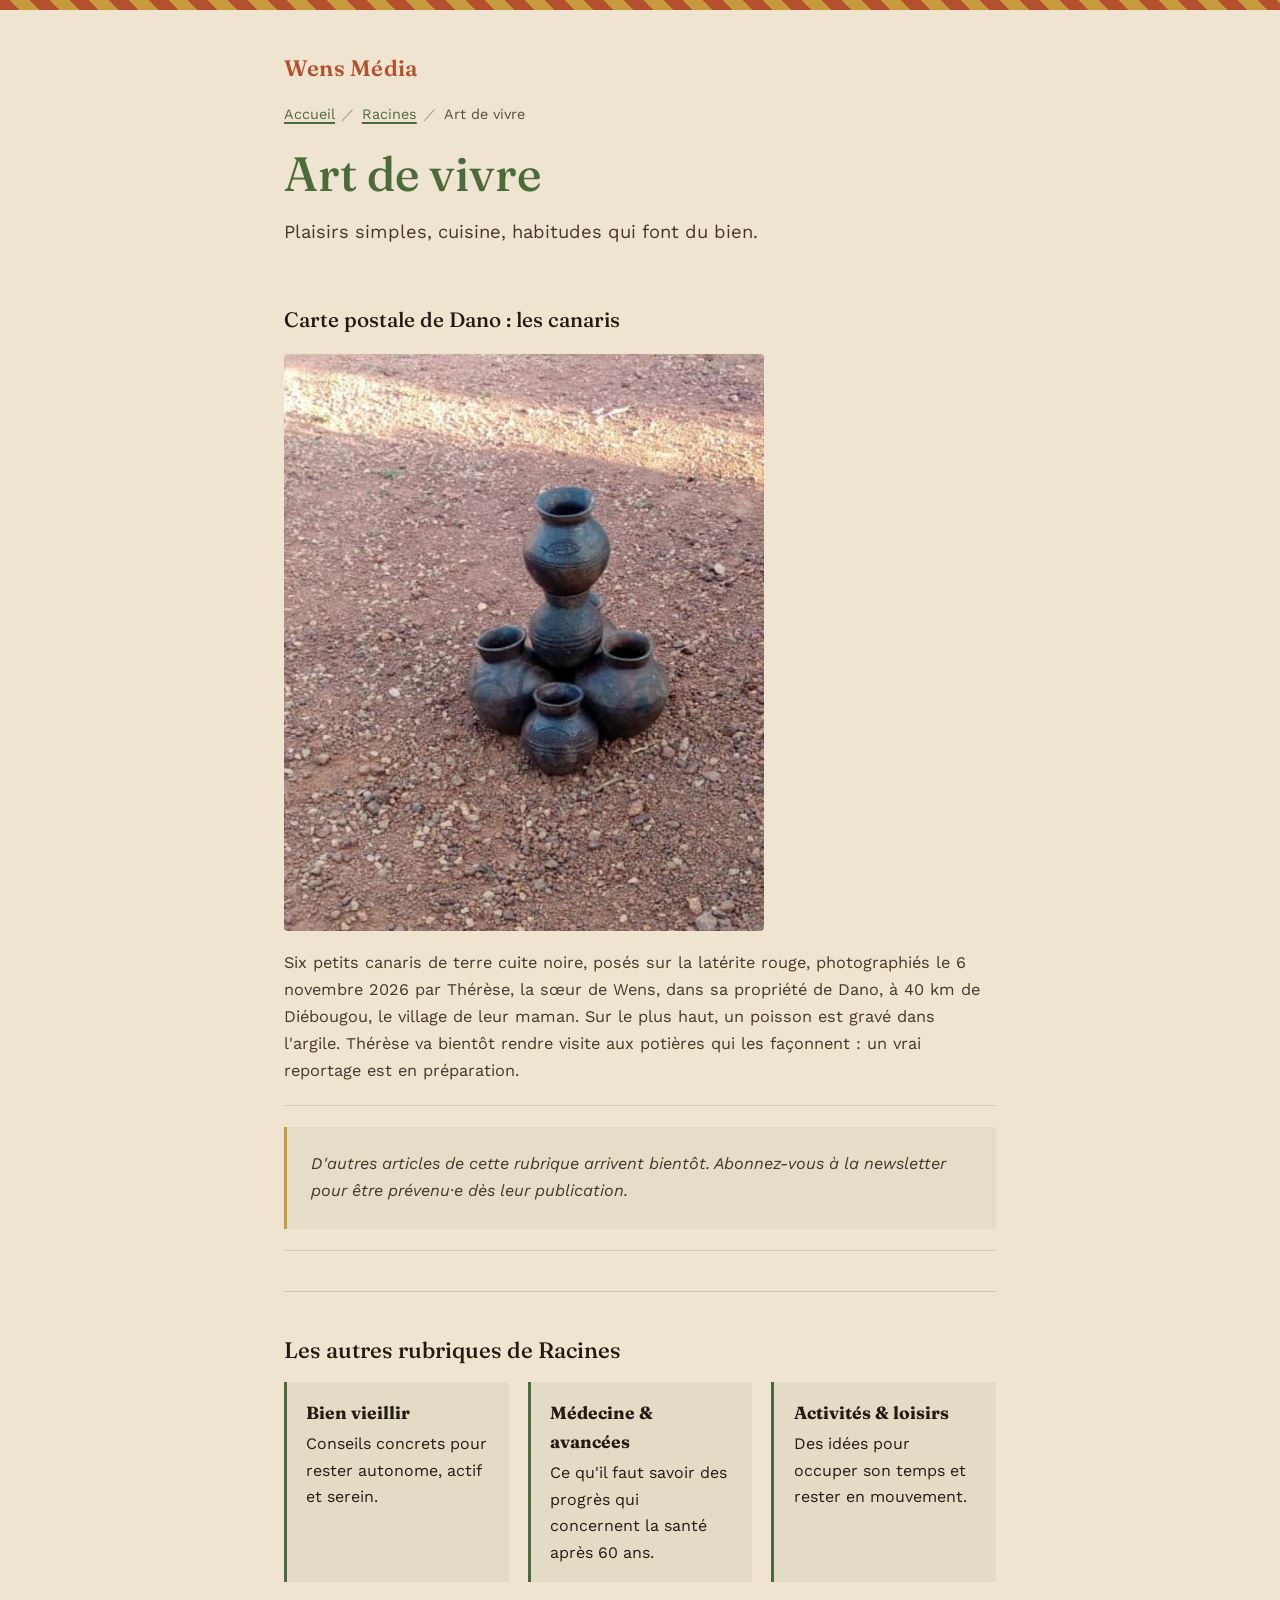
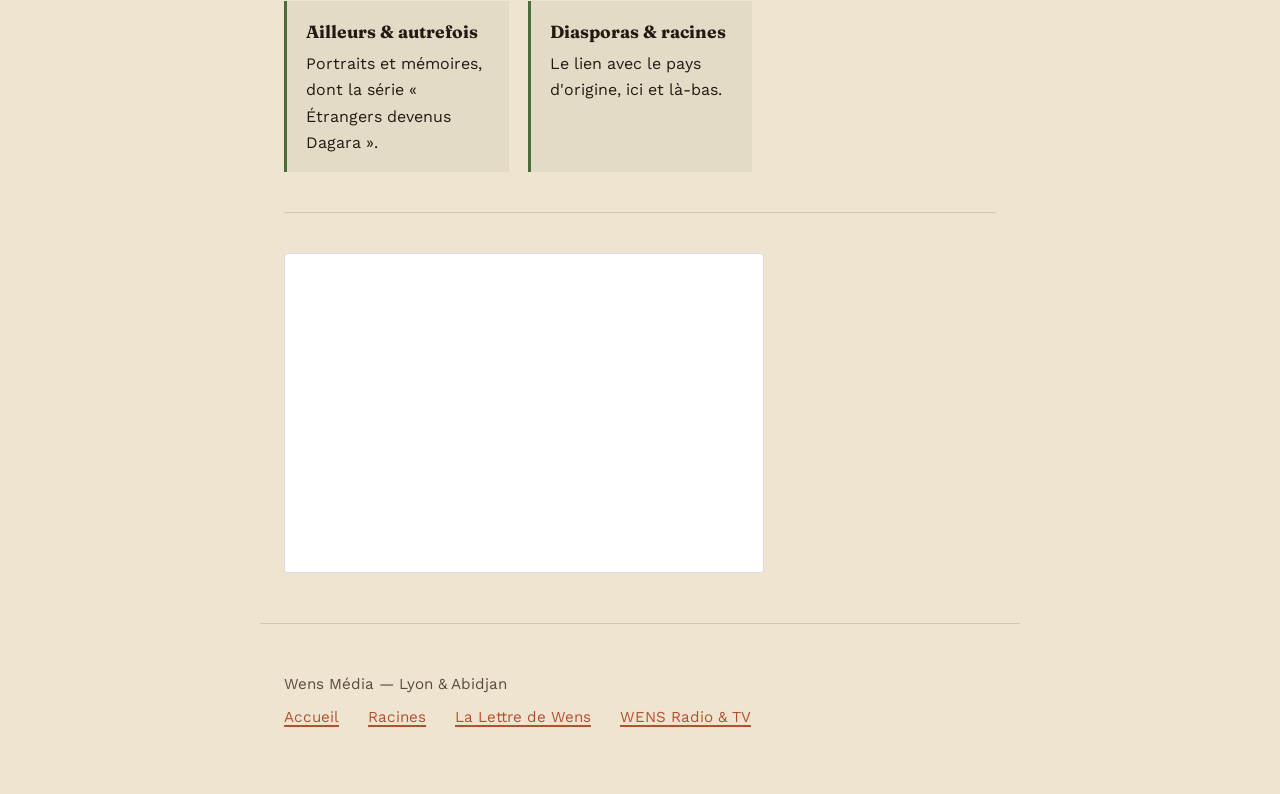
<file: racines/art-de-vivre/index.html>
<!DOCTYPE html>
<html lang="fr">
<head>
<meta charset="UTF-8">
<meta name="viewport" content="width=device-width, initial-scale=1">
<title>Art de vivre — Racines | Wens Média</title>
<meta name="description" content="Art de vivre : plaisirs simples, cuisine, habitudes qui font du bien, sur Racines (Wens Média).">
<link rel="stylesheet" href="/assets/css/racines.css">
<link rel="preconnect" href="https://fonts.googleapis.com">
<link rel="preconnect" href="https://fonts.gstatic.com" crossorigin>
<link href="https://fonts.googleapis.com/css2?family=Fraunces:opsz,wght@9..144,400;9..144,500;9..144,600&family=Work+Sans:wght@400;500;600&display=swap" rel="stylesheet">
</head>
<body>

<div class="motif-bande" role="presentation"></div>

<header>
  <div class="marque"><a href="/">Wens Média</a></div>
  <p class="fil-ariane"><a href="/">Accueil</a><span>／</span><a href="/racines/">Racines</a><span>／</span>Art de vivre</p>
  <h1>Art de vivre</h1>
  <p class="intro">Plaisirs simples, cuisine, habitudes qui font du bien.</p>
</header>

<main>
  <section>
    <ul class="articles">
      <li>
        <h3>Carte postale de Dano : les canaris</h3>
        <img src="/assets/img/canaris-diebougou.jpg" alt="Six petits canaris en terre cuite noire, ornés de gravures, empilés sur la latérite rouge à Dano" style="width:100%;max-width:480px;border-radius:4px;margin:0.6rem 0;" loading="lazy">
        <p>Six petits canaris de terre cuite noire, posés sur la latérite rouge, photographiés le 6 novembre 2026 par Thérèse, la sœur de Wens, dans sa propriété de Dano, à 40 km de Diébougou, le village de leur maman. Sur le plus haut, un poisson est gravé dans l'argile. Thérèse va bientôt rendre visite aux potières qui les façonnent : un vrai reportage est en préparation.</p>
      </li>
      <li>
        <p class="a-venir">D'autres articles de cette rubrique arrivent bientôt. Abonnez-vous à la newsletter pour être prévenu·e dès leur publication.</p>
      </li>
    </ul>
  </section>

  <section>
    <h2 style="font-family: var(--serif); font-weight: 500; font-size: 1.4rem; margin-bottom: 0.8rem;">Les autres rubriques de Racines</h2>
    <ul class="rubriques">
      <li><a href="/racines/bien-vieillir/"><strong>Bien vieillir</strong>Conseils concrets pour rester autonome, actif et serein.</a></li>
      <li><a href="/racines/medecine-avancees/"><strong>Médecine &amp; avancées</strong>Ce qu'il faut savoir des progrès qui concernent la santé après 60 ans.</a></li>
      <li><a href="/racines/activites-loisirs/"><strong>Activités &amp; loisirs</strong>Des idées pour occuper son temps et rester en mouvement.</a></li>
      <li><a href="/racines/ailleurs-autrefois/"><strong>Ailleurs &amp; autrefois</strong>Portraits et mémoires, dont la série « Étrangers devenus Dagara ».</a></li>
      <li><a href="/racines/diasporas-racines/"><strong>Diasporas &amp; racines</strong>Le lien avec le pays d'origine, ici et là-bas.</a></li>
    </ul>
  </section>

  <section>
    <iframe class="embed-lettre" src="https://wens679655.substack.com/embed" height="320" frameborder="0" scrolling="no" loading="lazy" title="S'abonner à la newsletter"></iframe>
  </section>
</main>

<footer>
  <p>Wens Média — Lyon &amp; Abidjan</p>
  <nav aria-label="Liens">
    <a href="/">Accueil</a>
    <a href="/racines/">Racines</a>
    <a href="https://wens679655.substack.com" rel="noopener">La Lettre de Wens</a>
    <a href="https://wensradio.com" rel="noopener">WENS Radio &amp; TV</a>
  </nav>
</footer>

</body>
</html>
</file>
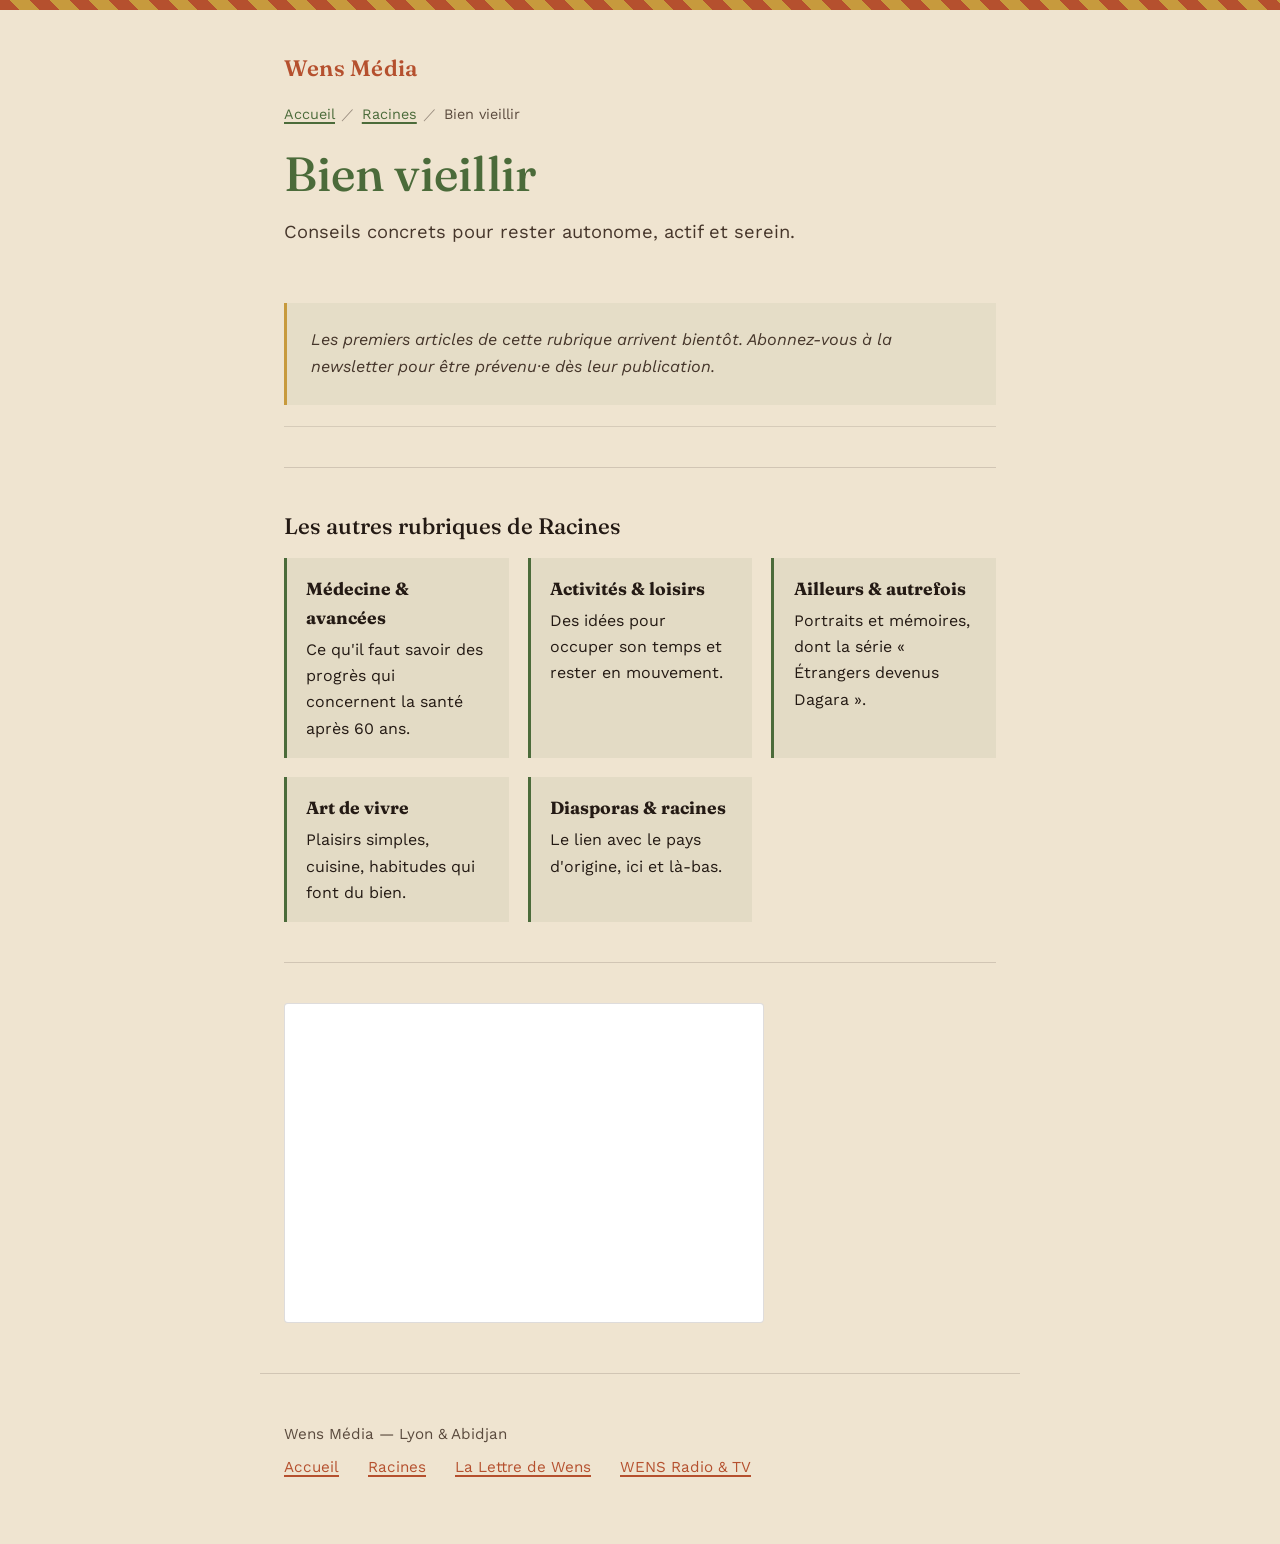
<file: racines/bien-vieillir/index.html>
<!DOCTYPE html>
<html lang="fr">
<head>
<meta charset="UTF-8">
<meta name="viewport" content="width=device-width, initial-scale=1">
<title>Bien vieillir — Racines | Wens Média</title>
<meta name="description" content="Bien vieillir : conseils concrets pour rester autonome, actif et serein, sur Racines (Wens Média).">
<link rel="stylesheet" href="/assets/css/racines.css">
<link rel="preconnect" href="https://fonts.googleapis.com">
<link rel="preconnect" href="https://fonts.gstatic.com" crossorigin>
<link href="https://fonts.googleapis.com/css2?family=Fraunces:opsz,wght@9..144,400;9..144,500;9..144,600&family=Work+Sans:wght@400;500;600&display=swap" rel="stylesheet">
</head>
<body>

<div class="motif-bande" role="presentation"></div>

<header>
  <div class="marque"><a href="/">Wens Média</a></div>
  <p class="fil-ariane"><a href="/">Accueil</a><span>／</span><a href="/racines/">Racines</a><span>／</span>Bien vieillir</p>
  <h1>Bien vieillir</h1>
  <p class="intro">Conseils concrets pour rester autonome, actif et serein.</p>
</header>

<main>
  <section>
    <ul class="articles">
      <li>
        <p class="a-venir">Les premiers articles de cette rubrique arrivent bientôt. Abonnez-vous à la newsletter pour être prévenu·e dès leur publication.</p>
      </li>
    </ul>
  </section>

  <section>
    <h2 style="font-family: var(--serif); font-weight: 500; font-size: 1.4rem; margin-bottom: 0.8rem;">Les autres rubriques de Racines</h2>
    <ul class="rubriques">
      <li><a href="/racines/medecine-avancees/"><strong>Médecine &amp; avancées</strong>Ce qu'il faut savoir des progrès qui concernent la santé après 60 ans.</a></li>
      <li><a href="/racines/activites-loisirs/"><strong>Activités &amp; loisirs</strong>Des idées pour occuper son temps et rester en mouvement.</a></li>
      <li><a href="/racines/ailleurs-autrefois/"><strong>Ailleurs &amp; autrefois</strong>Portraits et mémoires, dont la série « Étrangers devenus Dagara ».</a></li>
      <li><a href="/racines/art-de-vivre/"><strong>Art de vivre</strong>Plaisirs simples, cuisine, habitudes qui font du bien.</a></li>
      <li><a href="/racines/diasporas-racines/"><strong>Diasporas &amp; racines</strong>Le lien avec le pays d'origine, ici et là-bas.</a></li>
    </ul>
  </section>

  <section>
    <iframe class="embed-lettre" src="https://wens679655.substack.com/embed" height="320" frameborder="0" scrolling="no" loading="lazy" title="S'abonner à la newsletter"></iframe>
  </section>
</main>

<footer>
  <p>Wens Média — Lyon &amp; Abidjan</p>
  <nav aria-label="Liens">
    <a href="/">Accueil</a>
    <a href="/racines/">Racines</a>
    <a href="https://wens679655.substack.com" rel="noopener">La Lettre de Wens</a>
    <a href="https://wensradio.com" rel="noopener">WENS Radio &amp; TV</a>
  </nav>
</footer>

</body>
</html>
</file>
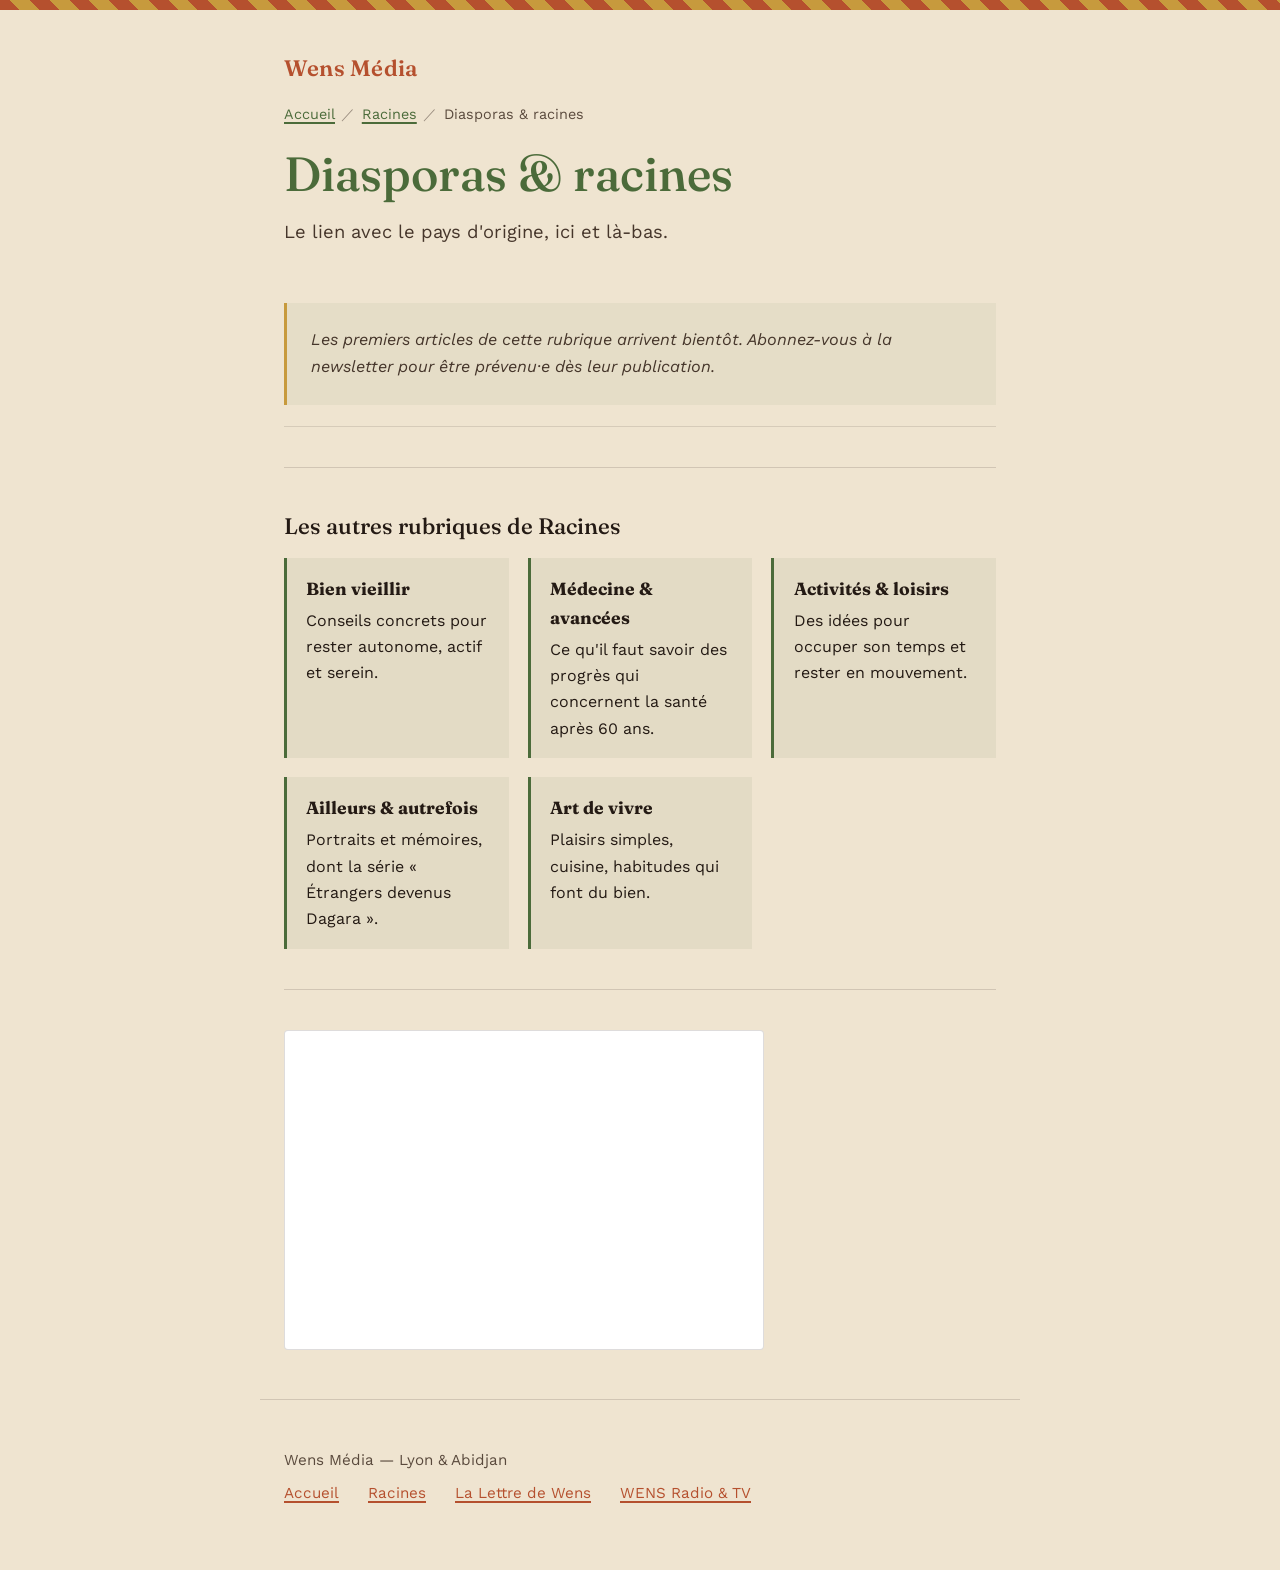
<file: racines/diasporas-racines/index.html>
<!DOCTYPE html>
<html lang="fr">
<head>
<meta charset="UTF-8">
<meta name="viewport" content="width=device-width, initial-scale=1">
<title>Diasporas & racines — Racines | Wens Média</title>
<meta name="description" content="Diasporas et racines : le lien avec le pays d'origine, ici et là-bas, sur Racines (Wens Média).">
<link rel="stylesheet" href="/assets/css/racines.css">
<link rel="preconnect" href="https://fonts.googleapis.com">
<link rel="preconnect" href="https://fonts.gstatic.com" crossorigin>
<link href="https://fonts.googleapis.com/css2?family=Fraunces:opsz,wght@9..144,400;9..144,500;9..144,600&family=Work+Sans:wght@400;500;600&display=swap" rel="stylesheet">
</head>
<body>

<div class="motif-bande" role="presentation"></div>

<header>
  <div class="marque"><a href="/">Wens Média</a></div>
  <p class="fil-ariane"><a href="/">Accueil</a><span>／</span><a href="/racines/">Racines</a><span>／</span>Diasporas & racines</p>
  <h1>Diasporas &amp; racines</h1>
  <p class="intro">Le lien avec le pays d'origine, ici et là-bas.</p>
</header>

<main>
  <section>
    <ul class="articles">
      <li>
        <p class="a-venir">Les premiers articles de cette rubrique arrivent bientôt. Abonnez-vous à la newsletter pour être prévenu·e dès leur publication.</p>
      </li>
    </ul>
  </section>

  <section>
    <h2 style="font-family: var(--serif); font-weight: 500; font-size: 1.4rem; margin-bottom: 0.8rem;">Les autres rubriques de Racines</h2>
    <ul class="rubriques">
      <li><a href="/racines/bien-vieillir/"><strong>Bien vieillir</strong>Conseils concrets pour rester autonome, actif et serein.</a></li>
      <li><a href="/racines/medecine-avancees/"><strong>Médecine &amp; avancées</strong>Ce qu'il faut savoir des progrès qui concernent la santé après 60 ans.</a></li>
      <li><a href="/racines/activites-loisirs/"><strong>Activités &amp; loisirs</strong>Des idées pour occuper son temps et rester en mouvement.</a></li>
      <li><a href="/racines/ailleurs-autrefois/"><strong>Ailleurs &amp; autrefois</strong>Portraits et mémoires, dont la série « Étrangers devenus Dagara ».</a></li>
      <li><a href="/racines/art-de-vivre/"><strong>Art de vivre</strong>Plaisirs simples, cuisine, habitudes qui font du bien.</a></li>
    </ul>
  </section>

  <section>
    <iframe class="embed-lettre" src="https://wens679655.substack.com/embed" height="320" frameborder="0" scrolling="no" loading="lazy" title="S'abonner à la newsletter"></iframe>
  </section>
</main>

<footer>
  <p>Wens Média — Lyon &amp; Abidjan</p>
  <nav aria-label="Liens">
    <a href="/">Accueil</a>
    <a href="/racines/">Racines</a>
    <a href="https://wens679655.substack.com" rel="noopener">La Lettre de Wens</a>
    <a href="https://wensradio.com" rel="noopener">WENS Radio &amp; TV</a>
  </nav>
</footer>

</body>
</html>
</file>
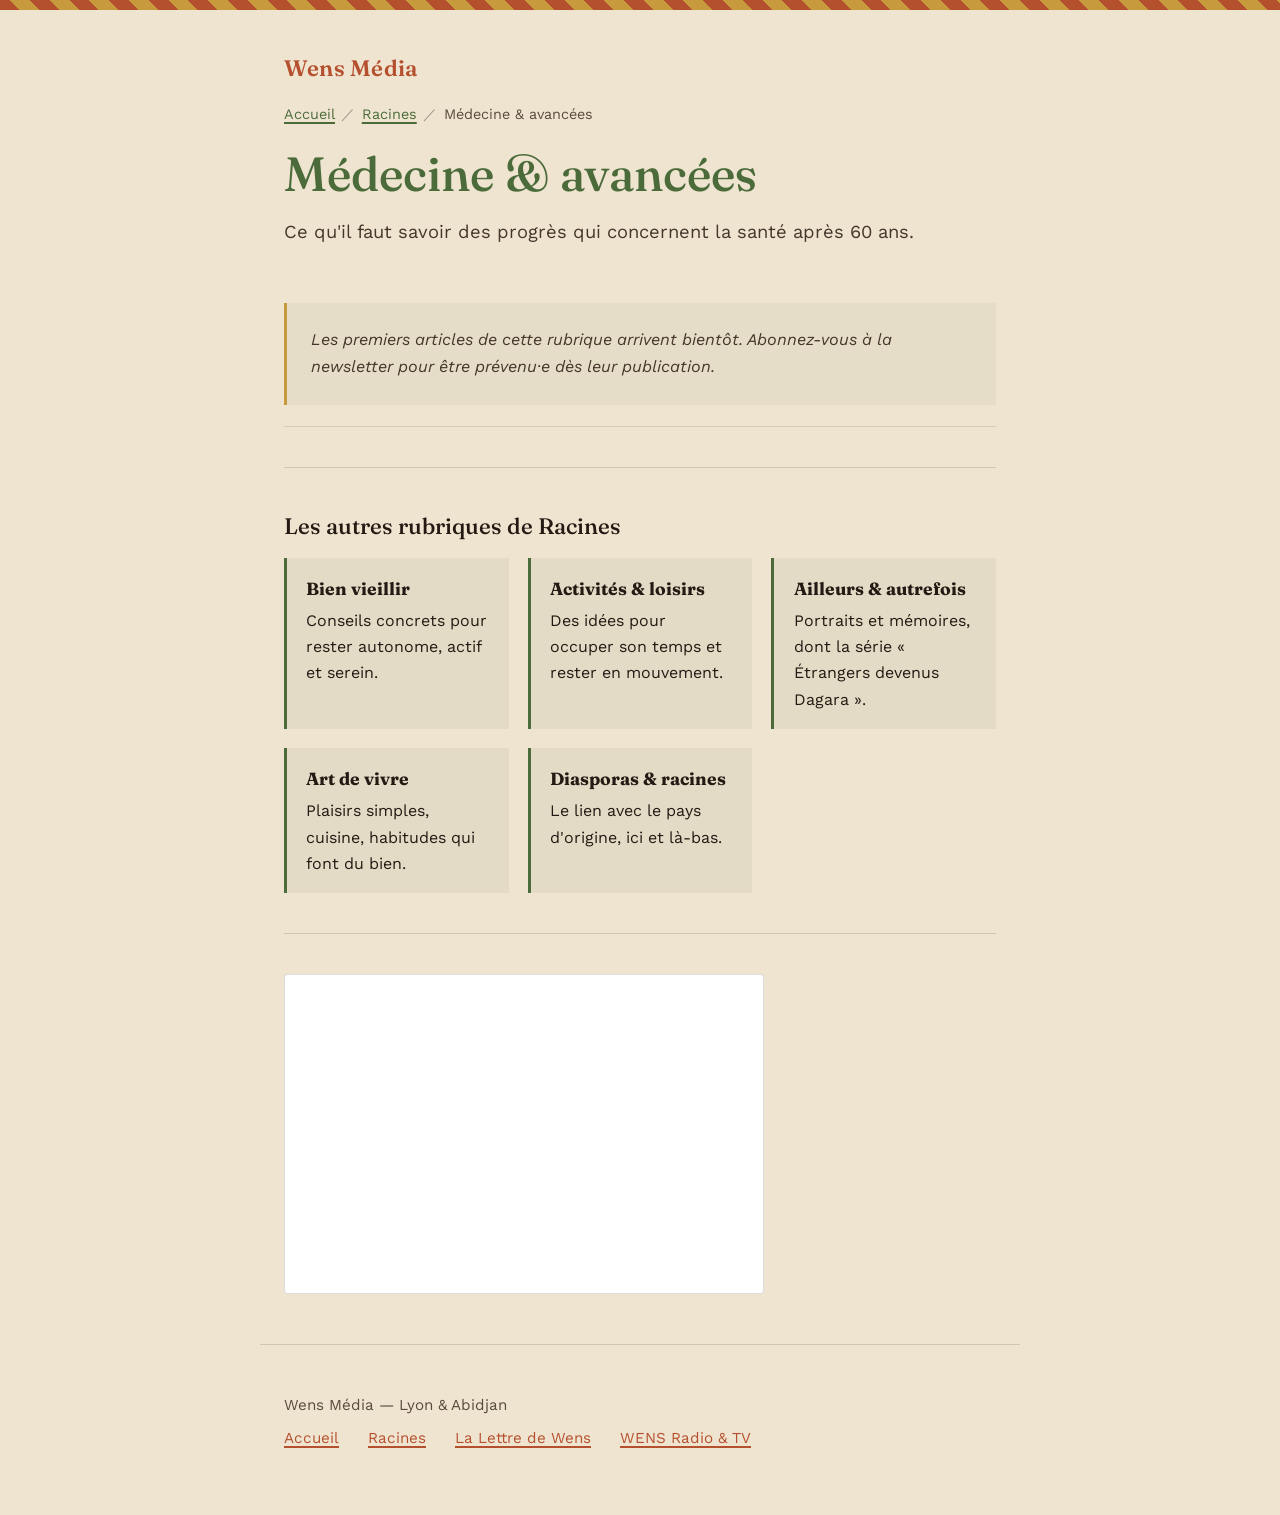
<file: racines/medecine-avancees/index.html>
<!DOCTYPE html>
<html lang="fr">
<head>
<meta charset="UTF-8">
<meta name="viewport" content="width=device-width, initial-scale=1">
<title>Médecine & avancées — Racines | Wens Média</title>
<meta name="description" content="Médecine et avancées : les progrès qui concernent la santé après 60 ans, sur Racines (Wens Média).">
<link rel="stylesheet" href="/assets/css/racines.css">
<link rel="preconnect" href="https://fonts.googleapis.com">
<link rel="preconnect" href="https://fonts.gstatic.com" crossorigin>
<link href="https://fonts.googleapis.com/css2?family=Fraunces:opsz,wght@9..144,400;9..144,500;9..144,600&family=Work+Sans:wght@400;500;600&display=swap" rel="stylesheet">
</head>
<body>

<div class="motif-bande" role="presentation"></div>

<header>
  <div class="marque"><a href="/">Wens Média</a></div>
  <p class="fil-ariane"><a href="/">Accueil</a><span>／</span><a href="/racines/">Racines</a><span>／</span>Médecine & avancées</p>
  <h1>Médecine &amp; avancées</h1>
  <p class="intro">Ce qu'il faut savoir des progrès qui concernent la santé après 60 ans.</p>
</header>

<main>
  <section>
    <ul class="articles">
      <li>
        <p class="a-venir">Les premiers articles de cette rubrique arrivent bientôt. Abonnez-vous à la newsletter pour être prévenu·e dès leur publication.</p>
      </li>
    </ul>
  </section>

  <section>
    <h2 style="font-family: var(--serif); font-weight: 500; font-size: 1.4rem; margin-bottom: 0.8rem;">Les autres rubriques de Racines</h2>
    <ul class="rubriques">
      <li><a href="/racines/bien-vieillir/"><strong>Bien vieillir</strong>Conseils concrets pour rester autonome, actif et serein.</a></li>
      <li><a href="/racines/activites-loisirs/"><strong>Activités &amp; loisirs</strong>Des idées pour occuper son temps et rester en mouvement.</a></li>
      <li><a href="/racines/ailleurs-autrefois/"><strong>Ailleurs &amp; autrefois</strong>Portraits et mémoires, dont la série « Étrangers devenus Dagara ».</a></li>
      <li><a href="/racines/art-de-vivre/"><strong>Art de vivre</strong>Plaisirs simples, cuisine, habitudes qui font du bien.</a></li>
      <li><a href="/racines/diasporas-racines/"><strong>Diasporas &amp; racines</strong>Le lien avec le pays d'origine, ici et là-bas.</a></li>
    </ul>
  </section>

  <section>
    <iframe class="embed-lettre" src="https://wens679655.substack.com/embed" height="320" frameborder="0" scrolling="no" loading="lazy" title="S'abonner à la newsletter"></iframe>
  </section>
</main>

<footer>
  <p>Wens Média — Lyon &amp; Abidjan</p>
  <nav aria-label="Liens">
    <a href="/">Accueil</a>
    <a href="/racines/">Racines</a>
    <a href="https://wens679655.substack.com" rel="noopener">La Lettre de Wens</a>
    <a href="https://wensradio.com" rel="noopener">WENS Radio &amp; TV</a>
  </nav>
</footer>

</body>
</html>
</file>
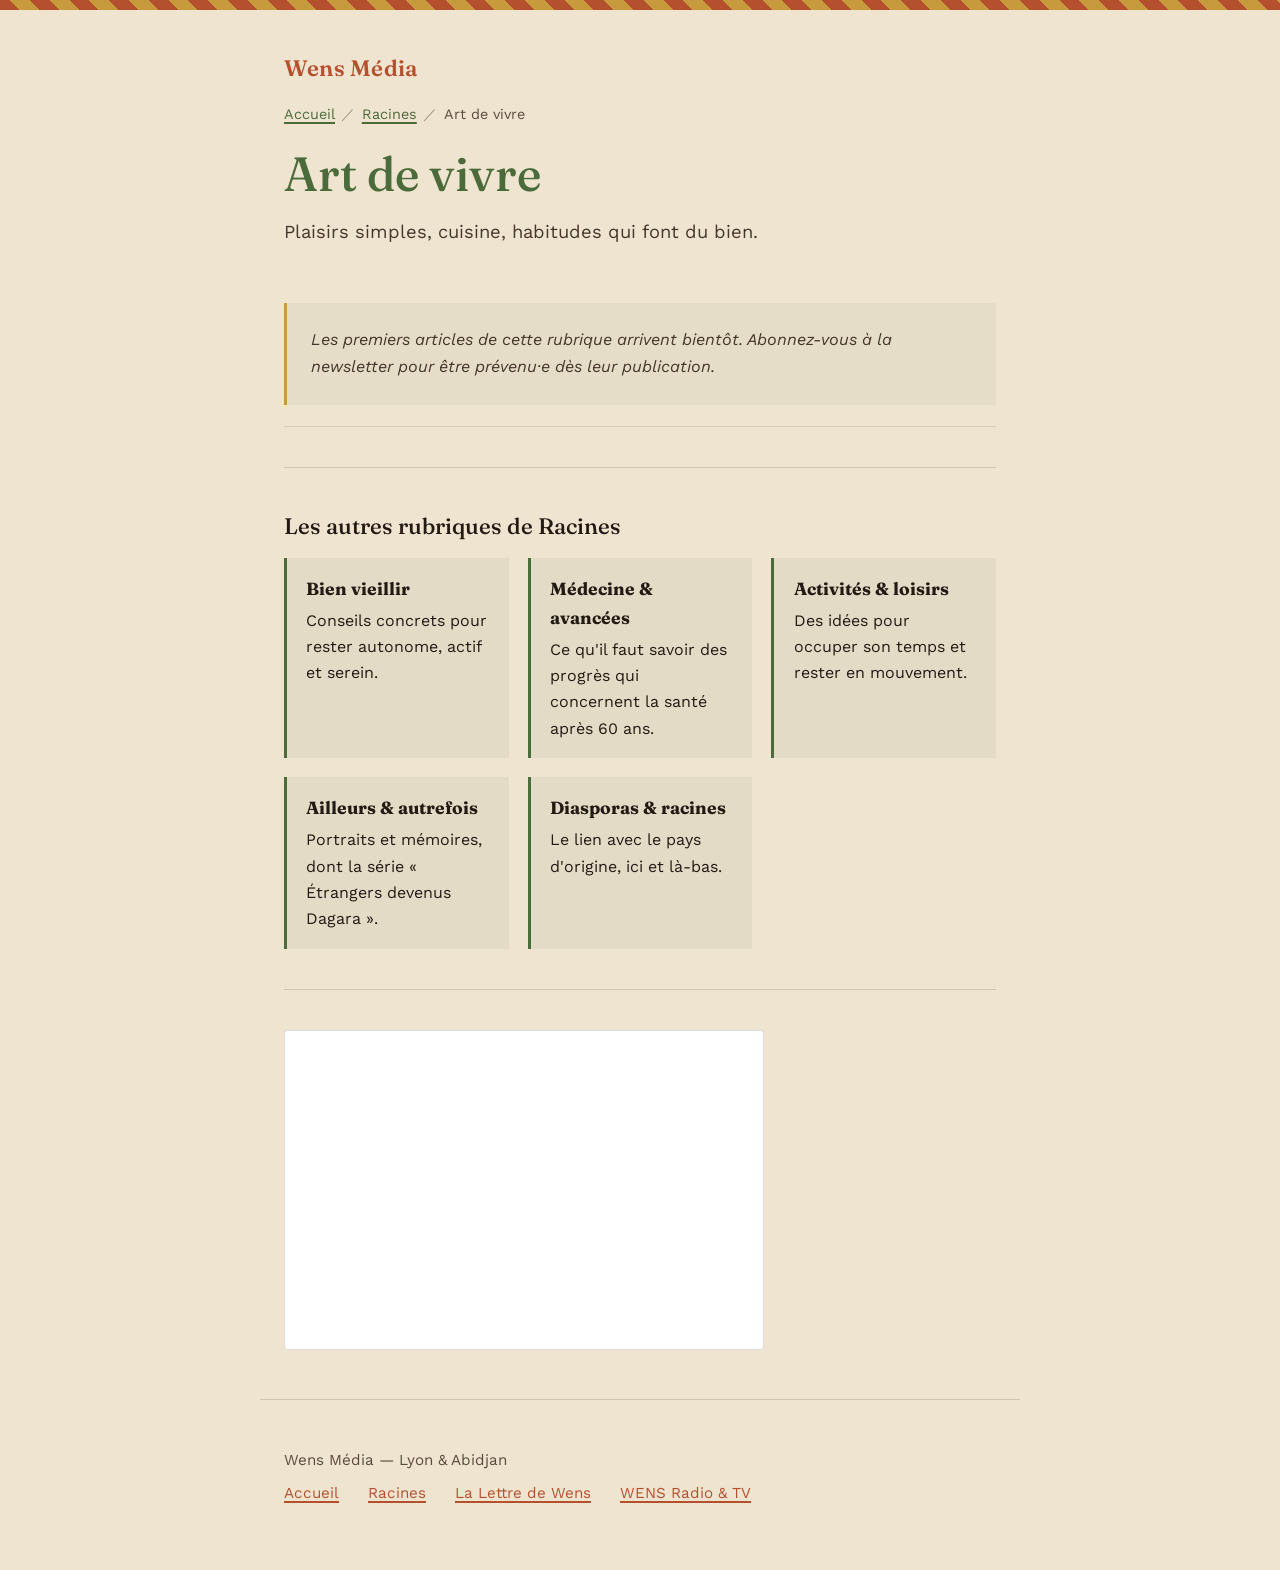
<file: racines-structure/racines/art-de-vivre/index.html>
<!DOCTYPE html>
<html lang="fr">
<head>
<meta charset="UTF-8">
<meta name="viewport" content="width=device-width, initial-scale=1">
<title>Art de vivre — Racines | Wens Média</title>
<meta name="description" content="Art de vivre : plaisirs simples, cuisine, habitudes qui font du bien, sur Racines (Wens Média).">
<link rel="stylesheet" href="/assets/css/racines.css">
<link rel="preconnect" href="https://fonts.googleapis.com">
<link rel="preconnect" href="https://fonts.gstatic.com" crossorigin>
<link href="https://fonts.googleapis.com/css2?family=Fraunces:opsz,wght@9..144,400;9..144,500;9..144,600&family=Work+Sans:wght@400;500;600&display=swap" rel="stylesheet">
</head>
<body>

<div class="motif-bande" role="presentation"></div>

<header>
  <div class="marque"><a href="/">Wens Média</a></div>
  <p class="fil-ariane"><a href="/">Accueil</a><span>／</span><a href="/racines/">Racines</a><span>／</span>Art de vivre</p>
  <h1>Art de vivre</h1>
  <p class="intro">Plaisirs simples, cuisine, habitudes qui font du bien.</p>
</header>

<main>
  <section>
    <ul class="articles">
      <li>
        <p class="a-venir">Les premiers articles de cette rubrique arrivent bientôt. Abonnez-vous à la newsletter pour être prévenu·e dès leur publication.</p>
      </li>
    </ul>
  </section>

  <section>
    <h2 style="font-family: var(--serif); font-weight: 500; font-size: 1.4rem; margin-bottom: 0.8rem;">Les autres rubriques de Racines</h2>
    <ul class="rubriques">
      <li><a href="/racines/bien-vieillir/"><strong>Bien vieillir</strong>Conseils concrets pour rester autonome, actif et serein.</a></li>
      <li><a href="/racines/medecine-avancees/"><strong>Médecine &amp; avancées</strong>Ce qu'il faut savoir des progrès qui concernent la santé après 60 ans.</a></li>
      <li><a href="/racines/activites-loisirs/"><strong>Activités &amp; loisirs</strong>Des idées pour occuper son temps et rester en mouvement.</a></li>
      <li><a href="/racines/ailleurs-autrefois/"><strong>Ailleurs &amp; autrefois</strong>Portraits et mémoires, dont la série « Étrangers devenus Dagara ».</a></li>
      <li><a href="/racines/diasporas-racines/"><strong>Diasporas &amp; racines</strong>Le lien avec le pays d'origine, ici et là-bas.</a></li>
    </ul>
  </section>

  <section>
    <iframe class="embed-lettre" src="https://wens679655.substack.com/embed" height="320" frameborder="0" scrolling="no" loading="lazy" title="S'abonner à la newsletter"></iframe>
  </section>
</main>

<footer>
  <p>Wens Média — Lyon &amp; Abidjan</p>
  <nav aria-label="Liens">
    <a href="/">Accueil</a>
    <a href="/racines/">Racines</a>
    <a href="https://wens679655.substack.com" rel="noopener">La Lettre de Wens</a>
    <a href="https://wensradio.com" rel="noopener">WENS Radio &amp; TV</a>
  </nav>
</footer>

</body>
</html>
</file>
<file: assets/css/racines.css>
:root {
  --terre-cuite: #B5502E;
  --or-savane: #C79A3D;
  --encre: #241A14;
  --ivoire: #EFE4D0;
  --indigo-nuit: #2E3A46;
  --vert-feuille: #4B6B3A;
  --serif: 'Fraunces', Georgia, serif;
  --sans: 'Work Sans', -apple-system, sans-serif;
}

* { box-sizing: border-box; margin: 0; padding: 0; }
html { scroll-behavior: smooth; }

body {
  background: var(--ivoire);
  color: var(--encre);
  font-family: var(--sans);
  font-size: 19px;
  line-height: 1.65;
}

a { color: var(--terre-cuite); text-decoration-thickness: 1.5px; text-underline-offset: 3px; }
a:hover { color: var(--indigo-nuit); }
a:focus-visible, button:focus-visible { outline: 3px solid var(--indigo-nuit); outline-offset: 3px; }

.motif-bande {
  height: 10px;
  background: repeating-linear-gradient(45deg, var(--terre-cuite) 0 14px, var(--or-savane) 14px 28px);
}

header { padding: 2.5rem 1.5rem 1.5rem; max-width: 760px; margin: 0 auto; }

.marque { font-family: var(--serif); font-weight: 600; font-size: 1.4rem; color: var(--terre-cuite); letter-spacing: 0.01em; }
.marque a { color: inherit; text-decoration: none; }

.fil-ariane {
  font-family: var(--sans);
  font-size: 0.9rem;
  color: #5A4A3D;
  margin-top: 1rem;
}
.fil-ariane a { color: var(--vert-feuille); }
.fil-ariane span { margin: 0 0.4rem; color: #96897C; }

h1 {
  font-family: var(--serif);
  font-weight: 500;
  font-size: clamp(2rem, 5vw, 3rem);
  line-height: 1.15;
  margin: 1.2rem 0 1rem;
  color: var(--vert-feuille);
  max-width: 18ch;
}

.intro { font-size: 1.15rem; max-width: 62ch; color: #46362B; }

main { max-width: 760px; margin: 0 auto; padding: 0 1.5rem; }

section { padding: 2.5rem 0; border-top: 1px solid rgba(36, 26, 20, 0.15); }
section:first-of-type { border-top: none; padding-top: 2rem; }

.rubriques {
  list-style: none;
  display: grid;
  grid-template-columns: repeat(auto-fit, minmax(220px, 1fr));
  gap: 1.2rem;
}

.rubriques li { background: rgba(75, 107, 58, 0.07); border-left: 3px solid var(--vert-feuille); padding: 1rem 1.2rem; font-size: 1rem; }
.rubriques a { text-decoration: none; color: inherit; display: block; }
.rubriques strong { display: block; font-family: var(--serif); font-size: 1.1rem; margin-bottom: 0.3rem; color: var(--encre); }
.rubriques strong.actif { color: var(--vert-feuille); }

.articles { list-style: none; }
.articles li {
  padding: 1.3rem 0;
  border-bottom: 1px solid rgba(36, 26, 20, 0.12);
}
.articles li:first-child { padding-top: 0; }
.articles h3 { font-family: var(--serif); font-weight: 500; font-size: 1.3rem; margin-bottom: 0.4rem; }
.articles p { color: #46362B; font-size: 1.02rem; }

.a-venir {
  font-style: italic;
  color: #5A4A3D;
  padding: 1.5rem;
  background: rgba(75, 107, 58, 0.06);
  border-left: 3px solid var(--or-savane);
}

.cta-lettre {
  display: inline-block;
  margin-top: 0.5rem;
  padding: 0.9rem 1.8rem;
  background: var(--terre-cuite);
  color: var(--ivoire);
  font-family: var(--sans);
  font-weight: 600;
  font-size: 1.05rem;
  border-radius: 4px;
  text-decoration: none;
}
.cta-lettre:hover { background: var(--indigo-nuit); color: var(--ivoire); }

.embed-lettre { max-width: 480px; width: 100%; border: 1px solid rgba(36, 26, 20, 0.15); border-radius: 4px; background: #fff; }

footer {
  max-width: 760px;
  margin: 0 auto;
  padding: 3rem 1.5rem 4rem;
  border-top: 1px solid rgba(36, 26, 20, 0.15);
  font-size: 0.95rem;
  color: #5A4A3D;
}
footer a { display: inline-block; margin-right: 1.5rem; margin-top: 0.5rem; }

@media (prefers-reduced-motion: reduce) { html { scroll-behavior: auto; } }
</file>
